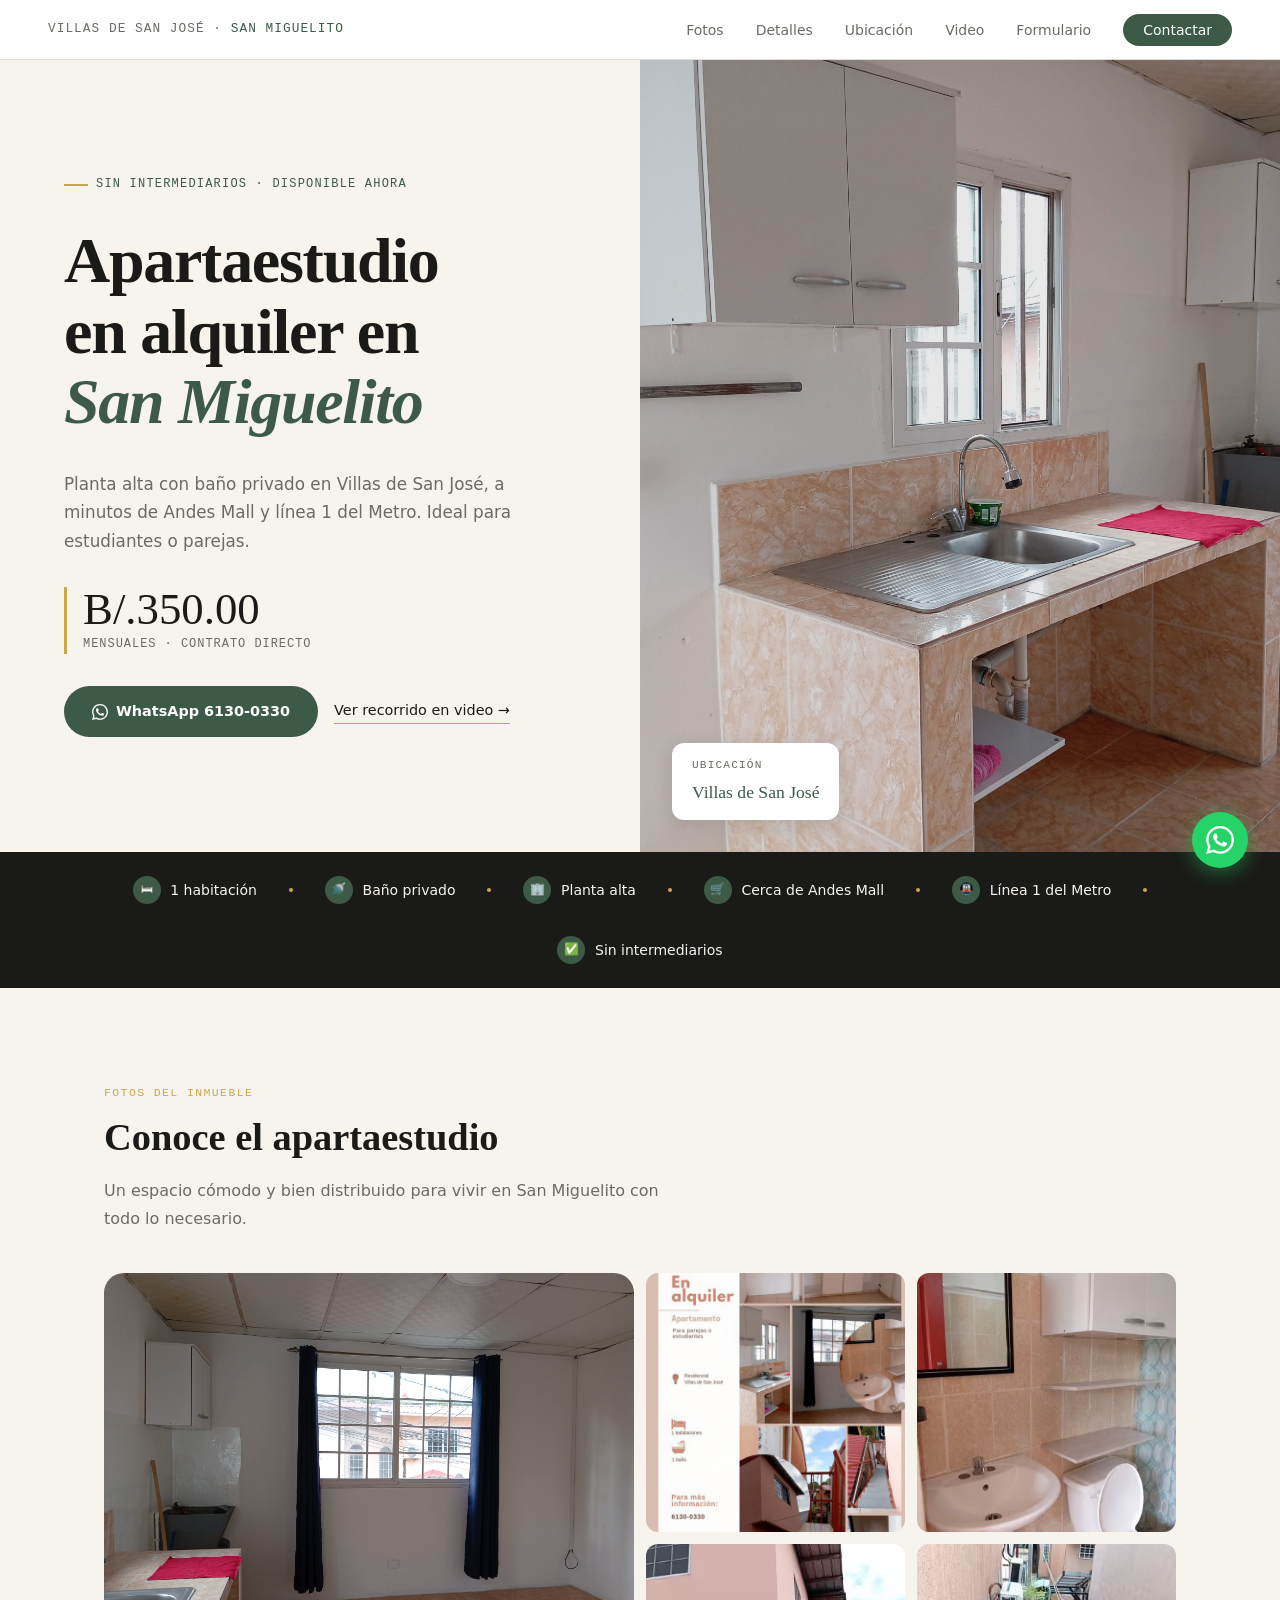
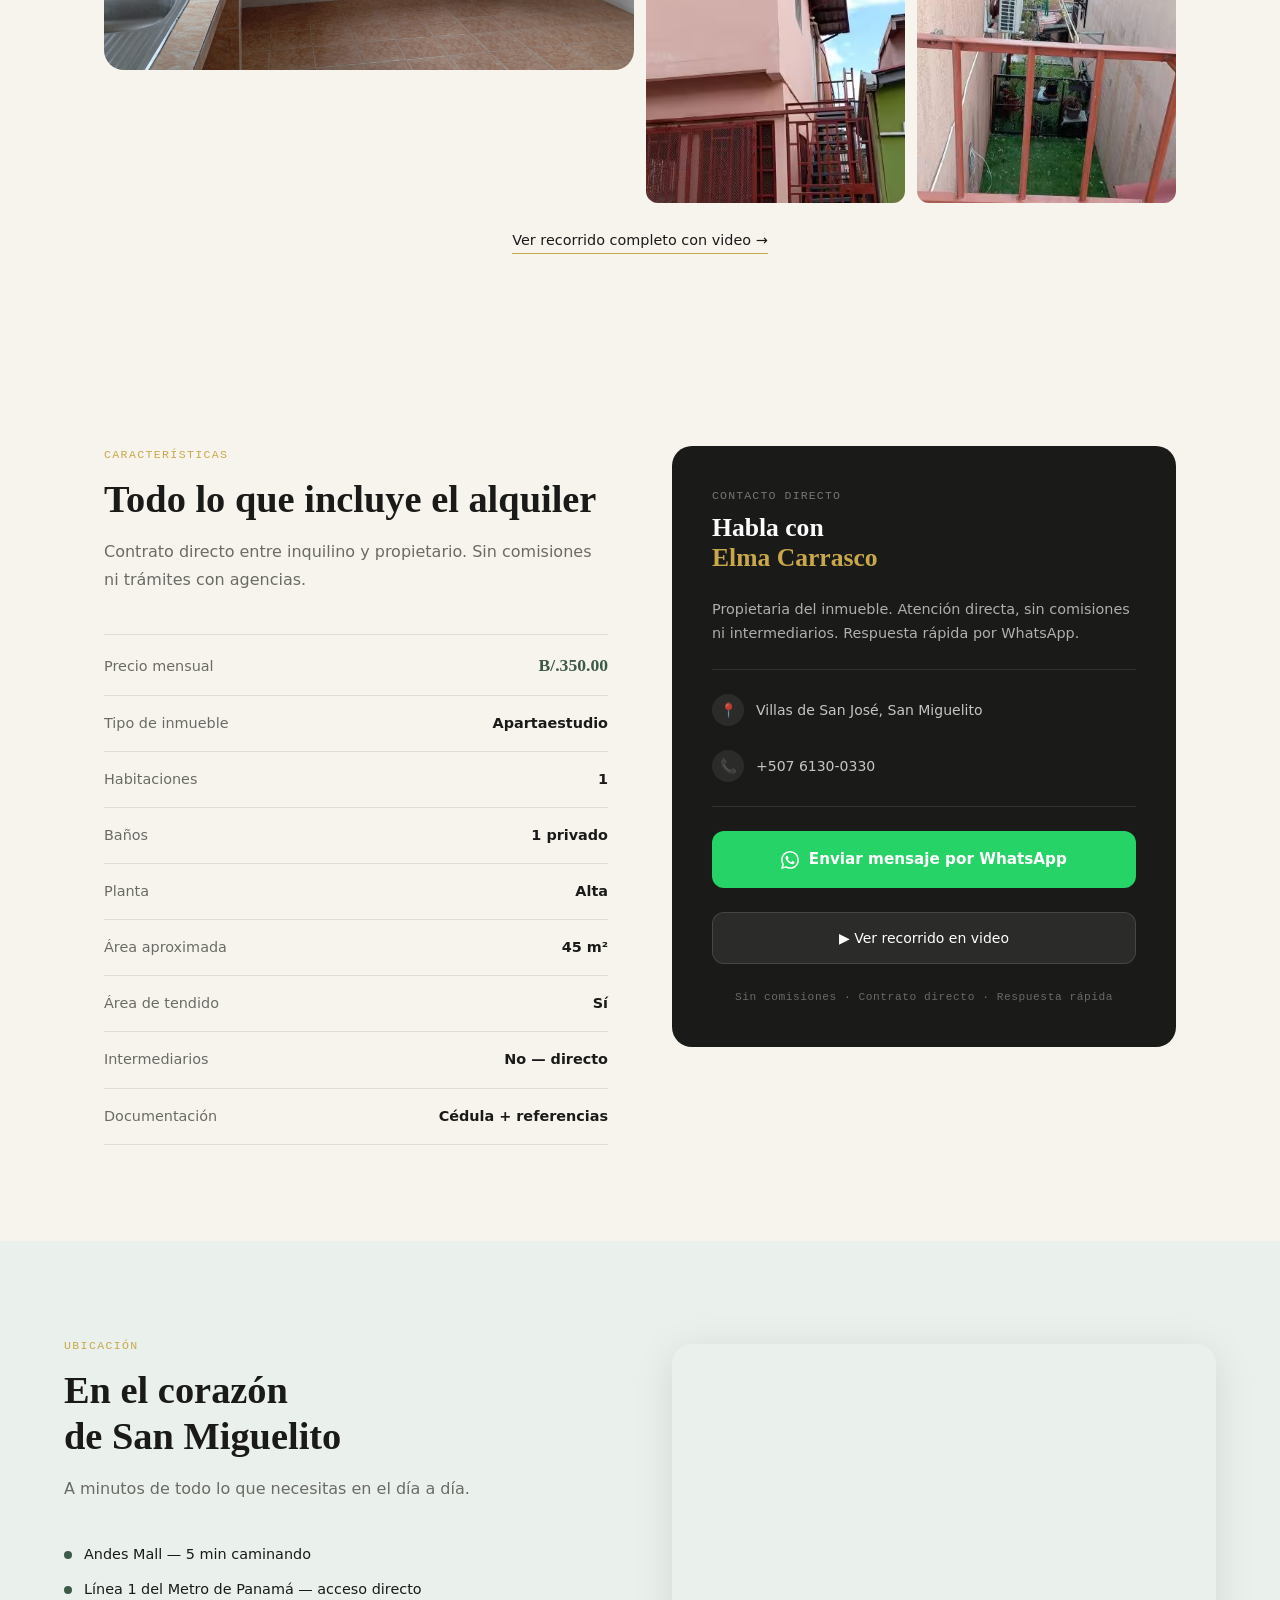
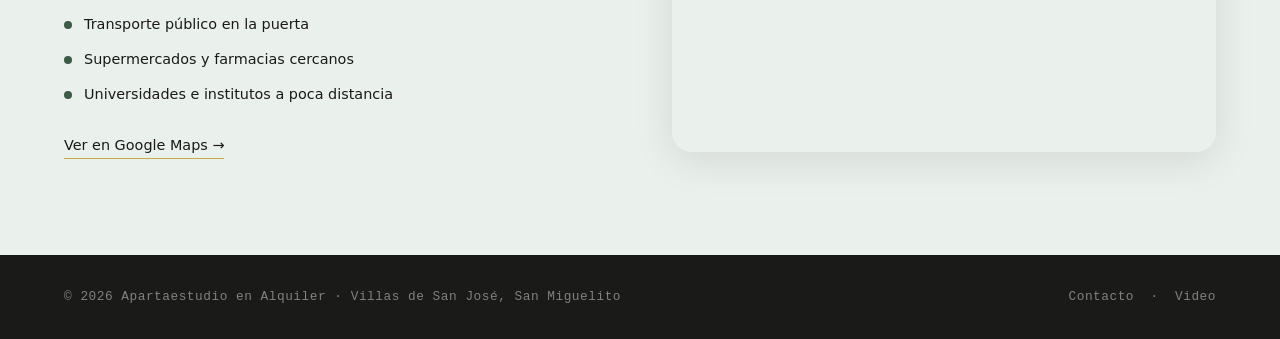
<file: index.html>
<!DOCTYPE html>
<html lang="es">
<head>
    <meta charset="utf-8" />
    <meta name="viewport" content="width=device-width, initial-scale=1" />
    <title>
      Apartaestudio en alquiler en San Miguelito, Panamá | B/.350/mes
    </title>

    <link
      rel="preconnect"
      href="https://www.apartamentodealquiler.shop/public/css/main.css"
    />
    <!-- "mainEntity": { "@id": "https://www.apartamentodealquiler.shop/#listing" }, -->

    <script type="application/ld+json" data-cfasync="false">
    {
      "@context": "https://schema.org",
      "@graph": [
        {
          "@type": "Product",
          "@id": "https://www.apartamentodealquiler.shop/#listing",
          "name": "Apartaestudio en alquiler en San Miguelito, Panamá — B/.350/mes",
          "description": "Alquila un apartaestudio económico en Villas de San José, San Miguelito. Baño privado, planta alta, cerca de Andes Mall. Ideal para estudiantes o parejas. Sin intermediarios. Contáctanos hoy.",
          "identifier": {
            "@type": "PropertyValue",
            "name": "ID de propiedad",
            "value": "APT-VSJ-2026-001"
          },
          "image": [
            { "@id": "https://www.apartamentodealquiler.shop/#img1" },
            { "@id": "https://www.apartamentodealquiler.shop/#img2" },
            { "@id": "https://www.apartamentodealquiler.shop/#img3" }
          ],
          "offers": {
            "@type": "Offer",
            "@id": "https://www.apartamentodealquiler.shop/#offer",
            "name": "Alquiler mensual apartaestudio",
            "price": 350,
            "priceCurrency": "USD",
            "priceSpecification": {
              "@type": "UnitPriceSpecification",
              "price": 350,
              "priceCurrency": "USD",
              "unitCode": "MON",
              "unitText": "mes"
            },
            "availability": "https://schema.org/InStock",
            "url": "https://www.apartamentodealquiler.shop/",
            "seller": { "@id": "https://www.apartamentodealquiler.shop/#owner" }
          }
        },
        {
          "@type": "Apartment",
          "@id": "https://www.apartamentodealquiler.shop/#apartment",
          "name": "Apartaestudio en alquiler en San Miguelito, Panamá — B/.350/mes",
          "description": "Alquila un apartaestudio económico en Villas de San José, San Miguelito. Baño privado, planta alta, cerca de Andes Mall. Ideal para estudiantes o parejas. Sin intermediarios. Contáctanos hoy.",
          "numberOfRooms": 1,
          "numberOfBedrooms": 1,
          "numberOfBathroomsTotal": 1,
          "telephone": "+507-6130-0330",
          "petsAllowed": false,
          "smokingAllowed": false,
          "address": {
            "@type": "PostalAddress",
            "streetAddress": "Villas de San José, San Miguelito",
            "addressLocality": "Ciudad de Panamá",
            "addressRegion": "Panamá",
            "addressCountry": "PA"
          },
          "geo": {
            "@type": "GeoCoordinates",
            "latitude": 9.05106,
            "longitude": -79.50459
          },
          "floorSize": {
            "@type": "QuantitativeValue",
            "value": 45,
            "unitCode": "MTK"
          },
          "amenityFeature": [
            {
              "@type": "LocationFeatureSpecification",
              "name": "Baño privado",
              "value": true
            },
            {
              "@type": "LocationFeatureSpecification",
              "name": "Planta alta",
              "value": true
            }
          ],
          "additionalProperty": [
            {
              "@type": "PropertyValue",
              "name": "Piso",
              "value": 1
            },
            {
              "@type": "PropertyValue",
              "name": "Duración mínima de contrato",
              "value": "1 mes"
            }
          ]
        },
        {
          "@type": "ItemList",
          "@id": "https://www.apartamentodealquiler.shop/#sitelist",
          "name": "Páginas del sitio — Apartaestudio en alquiler",
          "itemListElement": [
            {
              "@type": "ListItem",
              "position": 1,
              "url": "https://www.apartamentodealquiler.shop/"
            },
            {
              "@type": "ListItem",
              "position": 2,
              "url": "https://www.apartamentodealquiler.shop/pages/video.html"
            },
            {
              "@type": "ListItem",
              "position": 3,
              "url": "https://www.apartamentodealquiler.shop/pages/contacto.html"
            }
          ]
        },
        {
          "@type": "ImageObject",
          "@id": "https://www.apartamentodealquiler.shop/#img1",
          "url": "https://www.apartamentodealquiler.shop/public/img/hr/alquiler_apartaestudio_economico_en_panama.jpg",
          "contentUrl": "https://www.apartamentodealquiler.shop/public/img/hr/alquiler_apartaestudio_economico_en_panama.jpg",
          "caption": "Apartaestudio en alquiler en San Miguelito, Panamá",
          "creditText": "ch30",
          "creator": { "@id": "https://www.apartamentodealquiler.shop/#owner" },
          "copyrightNotice": "© 2026 Apartaestudio en Alquiler. Todos los derechos reservados.",
          "license": "https://creativecommons.org/licenses/by-nc-nd/4.0/",
          "acquireLicensePage": "https://www.apartamentodealquiler.shop/pages/contacto.html"
        },
        {
          "@type": "ImageObject",
          "@id": "https://www.apartamentodealquiler.shop/#img2",
          "url": "https://www.apartamentodealquiler.shop/public/img/hr/alquiler_apartaestudio_350_mensuales.jpg",
          "contentUrl": "https://www.apartamentodealquiler.shop/public/img/hr/alquiler_apartaestudio_350_mensuales.jpg",
          "caption": "Apartaestudio en alquiler a B/.350 mensuales",
          "creditText": "ch30",
          "creator": { "@id": "https://www.apartamentodealquiler.shop/#owner" },
          "copyrightNotice": "© 2026 Apartaestudio en Alquiler. Todos los derechos reservados.",
          "license": "https://creativecommons.org/licenses/by-nc-nd/4.0/",
          "acquireLicensePage": "https://www.apartamentodealquiler.shop/pages/contacto.html"
        },
        {
          "@type": "ImageObject",
          "@id": "https://www.apartamentodealquiler.shop/#img3",
          "url": "https://www.apartamentodealquiler.shop/public/img/hr/banner_apartamento_en_alquiler.jpg",
          "contentUrl": "https://www.apartamentodealquiler.shop/public/img/hr/banner_apartamento_en_alquiler.jpg",
          "caption": "Apartaestudio económico en alquiler en Panamá",
          "creditText": "ch30",
          "creator": { "@id": "https://www.apartamentodealquiler.shop/#owner" },
          "copyrightNotice": "© 2026 Apartaestudio en Alquiler. Todos los derechos reservados.",
          "license": "https://creativecommons.org/licenses/by-nc-nd/4.0/",
          "acquireLicensePage": "https://www.apartamentodealquiler.shop/pages/contacto.html"
        },
        {
          "@type": "WebSite",
          "@id": "https://www.apartamentodealquiler.shop/#website",
          "url": "https://www.apartamentodealquiler.shop/",
          "name": "Apartamento de Alquiler en Panamá",
          "inLanguage": "es",
          "publisher": { "@id": "https://www.apartamentodealquiler.shop/#owner" }
        },
        {
          "@type": "WebPage",
          "@id": "https://www.apartamentodealquiler.shop/#webpage",
          "url": "https://www.apartamentodealquiler.shop/",
          "name": "Apartaestudio en alquiler en San Miguelito, Panamá | B/.350/mes",
          "breadcrumb": {
            "@type": "BreadcrumbList",
            "itemListElement": [
              { "@type": "ListItem", "position": 1, "name": "Inicio", "item": "https://www.apartamentodealquiler.shop/" }
            ]
          },
          "isPartOf": { "@id": "https://www.apartamentodealquiler.shop/#website" },
          "primaryImageOfPage": { "@id": "https://www.apartamentodealquiler.shop/#img1" },
          "inLanguage": "es",
          "datePublished": "2026-06-15T00:00:00-05:00",
          "dateModified": "2026-09-09T21:00:00-05:00",
          "about": { "@id": "https://www.apartamentodealquiler.shop/#apartment" }
        },
        {
          "@type": "WebPage",
          "@id": "https://www.apartamentodealquiler.shop/#contacto",
          "url": "https://www.apartamentodealquiler.shop/pages/contacto.html",
          "name": "Contacto | Apartaestudio en alquiler en San Miguelito, Panamá | B/.350/mes",
          "breadcrumb": {
            "@type": "BreadcrumbList",
            "itemListElement": [
              { "@type": "ListItem", "position": 1, "name": "Inicio", "item": "https://www.apartamentodealquiler.shop/" },
              { "@type": "ListItem", "position": 2, "name": "Contacto", "item": "https://www.apartamentodealquiler.shop/pages/contacto.html" }
            ]
          },
          "isPartOf": { "@id": "https://www.apartamentodealquiler.shop/#website" },
          "inLanguage": "es",
          "datePublished": "2026-06-15T00:00:00-05:00",
          "dateModified": "2026-09-09T21:00:00-05:00",
          "about": { "@id": "https://www.apartamentodealquiler.shop/#apartment" }
        },
        {
          "@type": "WebPage",
          "@id": "https://www.apartamentodealquiler.shop/#video-page",
          "url": "https://www.apartamentodealquiler.shop/pages/video.html",
          "name": "Recorrido virtual | Apartaestudio en alquiler en San Miguelito, Panamá | B/.350/mes",
          "breadcrumb": {
            "@type": "BreadcrumbList",
            "itemListElement": [
              { "@type": "ListItem", "position": 1, "name": "Inicio", "item": "https://www.apartamentodealquiler.shop/" },
              { "@type": "ListItem", "position": 2, "name": "Video", "item": "https://www.apartamentodealquiler.shop/pages/video.html" }
            ]
          },
          "isPartOf": { "@id": "https://www.apartamentodealquiler.shop/#website" },
          "inLanguage": "es",
          "datePublished": "2026-05-05T00:00:00-05:00",
          "dateModified": "2026-09-09T21:00:00-05:00",
          "about": { "@id": "https://www.apartamentodealquiler.shop/#apartment" }
        },
        {
          "@type": "Person",
          "@id": "https://www.apartamentodealquiler.shop/#owner",
          "name": "Elma J. C.",
          "telephone": "+507-6130-0330",
          "url": "https://www.apartamentodealquiler.shop/pages/contacto.html"
        }
      ]
    }
    </script>


    <link rel="stylesheet" type="text/css" href="public/css/main.css" />

    <link
      rel="preload"
      href="/public/img/banner_apartamento_en_alquiler.avif"
      as="image"
      type="image/avif"
      fetchpriority="high"
    />

    <script
      type="text/javascript"
      src="public/scripts/counts.js"
      defer
    ></script>

    <meta name="msvalidate.01" content="5C98FEAB6C8A0220CAB92559DA620E97" />
    <meta name="title" content="Apartamento tipo estudio" />
    <meta
      name="description"
      content="Alquila apartaestudio económico en Villas de San José, San Miguelito. Planta alta, cerca de Andes Mall. Ideal para estudiantes o parejas. Sin intermediarios."
    />
    <meta
      name="keywords"
      content="Apartamento en alquiler sin intermediarios en San Miguelito, apartaestudio en alquiler 350 mensual en Panamá, apartamento para estudiantes en Panamá barato, apartamento para universitarios en Panamá,  350 mensuales"
    />
    <meta name="robots" content="index, follow" />
    <meta name="googlebot" content="index, follow" />
    <meta name="bingbot" content="index, follow" />
    <meta name="yandex" content="index, follow" />
    <meta
      property="og:title"
      content="Apartaestudio en alquiler en San Miguelito, Panamá | B/.350/mes"
    />
    <meta
      property="og:description"
      content="Apartaestudio en Villas de San José, San Miguelito. Baño privado, planta alta, cerca de Andes Mall. Ideal para estudiantes o parejas. Solo B/.350 al mes."
    />
    <meta property="og:url" content="https://www.apartamentodealquiler.shop/" />
    <meta
      property="og:site_name"
      content="Apartaestudio en alquiler en Panamá"
    />
    <meta property="og:type" content="website" />
    <meta
      property="og:image"
      content="https://www.apartamentodealquiler.shop/public/img/og-image-apartaestudio-watermark.jpg"
    />
    <meta property="og:image:width" content="1200" />
    <meta property="og:image:height" content="630" />
    <meta
      property="og:image:alt"
      content="Apartaestudio en alquiler $350 mensuales — Panamá"
    />

    <meta name="twitter:card" content="summary_large_image" />
    <meta name="twitter:url" content="https://www.apartamentodealquiler.shop/" />
    <!-- <meta name="twitter:site" content="@" /> -->
    <meta
      name="twitter:title"
      content="Apartaestudio en alquiler en San Miguelito, Panamá | B/.350/mes"
    />
    <meta
      name="twitter:description"
      content="Apartaestudio en Villas de San José, San Miguelito. Baño privado, planta alta, cerca de Andes Mall. Ideal para estudiantes o parejas. Solo B/.350 al mes."
    />

    <meta
      name="twitter:image"
      content="https://www.apartamentodealquiler.shop/public/img/og-image-apartaestudio-watermark.jpg"
    />
    
    <meta property="og:locale" content="es_LA" />

    <link rel="canonical" href="https://www.apartamentodealquiler.shop/" />

    <link
      rel="apple-touch-icon"
      sizes="180x180"
      href="/favicons/apple-touch-icon.png"
    />
    <link
      rel="icon"
      type="image/png"
      sizes="32x32"
      href="/favicons/favicon-32x32.png"
    />
    <link
      rel="icon"
      type="image/png"
      sizes="16x16"
      href="/favicons/favicon-16x16.png"
    />
    <link rel="shortcut icon" type="image/x-icon" href="/favicon.ico" />

    <meta name="msapplication-TileColor" content="#fafafa" />
    <meta
      name="msapplication-TileImage"
      content="/favicons/android-chrome-192x192.png"
    />
    <!-- <meta name="msapplication-config" content="none"> -->
    <meta name="theme-color" content="#fafafa" />
    <link rel="manifest" href="/manifest.json" />
    <link rel="manifest" href="/site.webmanifest" />

<!--     <meta
      property="og:video"
      content="https://www.youtube.com/embed/T14bgExyr6Q"
    /> -->
    
</head>
<body>

  <!-- NAV -->
  <nav>
    <a class="nav-brand" href="/">Villas de San José · <span>San Miguelito</span></a>
    <ul class="nav-links">
      <li><a href="#fotos">Fotos</a></li>
      <li><a href="#detalles">Detalles</a></li>
      <li><a href="#ubicacion">Ubicación</a></li>
      <li><a href="pages/video.html">Video</a></li>
      <li><a href="pages/contacto.html">Formulario</a></li>
      <li><a href="https://wa.me/50761300330?text=Hola%20estoy%20interesado%20en%20el%20apartaestudio." class="nav-cta" target="_blank" rel="noopener">Contactar</a></li>
    </ul>
  </nav>

  <!-- HERO -->
  <section class="hero">
    <div class="hero-content">
      <span class="hero-eyebrow">Sin intermediarios · Disponible ahora</span>
      <h1 class="hero-title">
        Apartaestudio<br>en alquiler en<br><em>San Miguelito</em>
      </h1>
      <p class="hero-desc">
        Planta alta con baño privado en Villas de San José, a minutos de Andes Mall y línea 1 del Metro. Ideal para estudiantes o parejas.
      </p>
      <div class="hero-price-block">
        <span class="hero-price">B/.350.00</span>
        <span class="hero-price-label">mensuales · contrato directo</span>
      </div>
      <div class="hero-actions">
        <a href="https://wa.me/50761300330?text=Hola%20estoy%20interesado%20en%20el%20apartaestudio." class="btn-primary" target="_blank" rel="noopener">
          <svg width="16" height="16" viewBox="0 0 24 24" fill="currentColor"><path d="M17.472 14.382c-.297-.149-1.758-.867-2.03-.967-.273-.099-.471-.148-.67.15-.197.297-.767.966-.94 1.164-.173.199-.347.223-.644.075-.297-.15-1.255-.463-2.39-1.475-.883-.788-1.48-1.761-1.653-2.059-.173-.297-.018-.458.13-.606.134-.133.298-.347.446-.52.149-.174.198-.298.298-.497.099-.198.05-.371-.025-.52-.075-.149-.669-1.612-.916-2.207-.242-.579-.487-.5-.669-.51-.173-.008-.371-.01-.57-.01-.198 0-.52.074-.792.372-.272.297-1.04 1.016-1.04 2.479 0 1.462 1.065 2.875 1.213 3.074.149.198 2.096 3.2 5.077 4.487.709.306 1.262.489 1.694.625.712.227 1.36.195 1.871.118.571-.085 1.758-.719 2.006-1.413.248-.694.248-1.289.173-1.413-.074-.124-.272-.198-.57-.347m-5.421 7.403h-.004a9.87 9.87 0 01-5.031-1.378l-.361-.214-3.741.982.998-3.648-.235-.374a9.86 9.86 0 01-1.51-5.26c.001-5.45 4.436-9.884 9.888-9.884 2.64 0 5.122 1.03 6.988 2.898a9.825 9.825 0 012.893 6.994c-.003 5.45-4.437 9.884-9.885 9.884m8.413-18.297A11.815 11.815 0 0012.05 0C5.495 0 .16 5.335.157 11.892c0 2.096.547 4.142 1.588 5.945L.057 24l6.305-1.654a11.882 11.882 0 005.683 1.448h.005c6.554 0 11.89-5.335 11.893-11.893a11.821 11.821 0 00-3.48-8.413z"/></svg>
          WhatsApp 6130-0330
        </a>
        <a href="pages/video.html" class="btn-secondary">
          Ver recorrido en video →
        </a>
      </div>
    </div>
    <div class="hero-image">
      <img src="public/img/alquiler_apartaestudio_economico_en_panama.jpg" alt="Apartaestudio en alquiler en San Miguelito, Panamá" loading="eager">
      <div class="hero-badge">
        <span class="hero-badge-label">Ubicación</span>
        <span class="hero-badge-value">Villas de San José</span>
      </div>
    </div>
  </section>

  <!-- FEATURES STRIP -->
  <div class="features-strip">
    <div class="feature-item">
      <div class="feature-icon">🛏</div>
      <span>1 habitación</span>
    </div>
    <div class="feature-dot"></div>
    <div class="feature-item">
      <div class="feature-icon">🚿</div>
      <span>Baño privado</span>
    </div>
    <div class="feature-dot"></div>
    <div class="feature-item">
      <div class="feature-icon">🏢</div>
      <span>Planta alta</span>
    </div>
    <div class="feature-dot"></div>
    <div class="feature-item">
      <div class="feature-icon">🛒</div>
      <span>Cerca de Andes Mall</span>
    </div>
    <div class="feature-dot"></div>
    <div class="feature-item">
      <div class="feature-icon">🚇</div>
      <span>Línea 1 del Metro</span>
    </div>
    <div class="feature-dot"></div>
    <div class="feature-item">
      <div class="feature-icon">✅</div>
      <span>Sin intermediarios</span>
    </div>
  </div>

  <!-- GALLERY -->
  <div class="section" id="fotos">
    <p class="section-eyebrow">Fotos del inmueble</p>
    <h2 class="section-title">Conoce el apartaestudio</h2>
    <p class="section-lead">Un espacio cómodo y bien distribuido para vivir en San Miguelito con todo lo necesario.</p>
    <div class="gallery-grid">
      <div class="g-main">
        <img src="public/img/alquiler_apartaestudio_350_mensuales.jpg" alt="Interior del apartaestudio en San Miguelito" loading="lazy">
      </div>
      <div class="g-sm">
        <img src="public/img/hr/banner_apartamento_en_alquiler.jpg" alt="Habitación del apartaestudio" loading="lazy">
      </div>
      <div class="g-sm">
        <img src="public/img/apartamento_en_alquiler_bano.avif" alt="Baño privado del apartaestudio" loading="lazy">
      </div>
      <div class="g-sm">
        <img src="public/img/apartaestudio_un_bano_un_dormitorio.avif" alt="Vista del apartaestudio, un dormitorio un baño" loading="lazy">
      </div>
      <div class="g-sm">
        <img src="public/img/alquiler_de_apartaestudio_con_area_de_tendido.avif" alt="Área de tendido del apartaestudio" loading="lazy">
      </div>
    </div>
    <div class="gallery-more">
      <a href="pages/video.html" class="btn-secondary">Ver recorrido completo con video →</a>
    </div>
  </div>

  <!-- DETAILS + CONTACT -->
  <div class="section" id="detalles">
    <div class="details-layout">
      <div>
        <p class="section-eyebrow">Características</p>
        <h2 class="section-title">Todo lo que incluye el alquiler</h2>
        <p class="section-lead">Contrato directo entre inquilino y propietario. Sin comisiones ni trámites con agencias.</p>
        <ul class="details-list">
          <li>
            <span class="detail-key">Precio mensual</span>
            <span class="detail-val highlight">B/.350.00</span>
          </li>
          <li>
            <span class="detail-key">Tipo de inmueble</span>
            <span class="detail-val">Apartaestudio</span>
          </li>
          <li>
            <span class="detail-key">Habitaciones</span>
            <span class="detail-val">1</span>
          </li>
          <li>
            <span class="detail-key">Baños</span>
            <span class="detail-val">1 privado</span>
          </li>
          <li>
            <span class="detail-key">Planta</span>
            <span class="detail-val">Alta</span>
          </li>
          <li>
            <span class="detail-key">Área aproximada</span>
            <span class="detail-val">45 m²</span>
          </li>
          <li>
            <span class="detail-key">Área de tendido</span>
            <span class="detail-val">Sí</span>
          </li>
          <!-- <li>
            <span class="detail-key">Mascotas</span>
            <span class="detail-val">Permitidas</span>
          </li> -->
          <li>
            <span class="detail-key">Intermediarios</span>
            <span class="detail-val">No — directo</span>
          </li>
          <li>
            <span class="detail-key">Documentación</span>
            <span class="detail-val">Cédula + referencias</span>
          </li>
        </ul>
      </div>

      <div>
        <div class="contact-card">
          <div>
            <p style="font-family:var(--mono);font-size:0.72rem;color:rgba(255,255,255,0.4);letter-spacing:0.1em;text-transform:uppercase;margin-bottom:0.5rem;">Contacto directo</p>
            <h3 class="contact-card-title">Habla con<br><span>Elma Carrasco</span></h3>
          </div>
          <p>Propietaria del inmueble. Atención directa, sin comisiones ni intermediarios. Respuesta rápida por WhatsApp.</p>
          <div class="contact-divider"></div>
          <div class="contact-info-row">
            <div class="contact-info-icon">📍</div>
            <span>Villas de San José, San Miguelito</span>
          </div>
          <div class="contact-info-row">
            <div class="contact-info-icon">📞</div>
            <span>+507 6130-0330</span>
          </div>
          <div class="contact-divider"></div>
          <a href="https://wa.me/50761300330?text=Hola%20estoy%20interesado%20en%20el%20apartaestudio." class="btn-whatsapp" target="_blank" rel="noopener">
            <svg width="18" height="18" viewBox="0 0 24 24" fill="currentColor"><path d="M17.472 14.382c-.297-.149-1.758-.867-2.03-.967-.273-.099-.471-.148-.67.15-.197.297-.767.966-.94 1.164-.173.199-.347.223-.644.075-.297-.15-1.255-.463-2.39-1.475-.883-.788-1.48-1.761-1.653-2.059-.173-.297-.018-.458.13-.606.134-.133.298-.347.446-.52.149-.174.198-.298.298-.497.099-.198.05-.371-.025-.52-.075-.149-.669-1.612-.916-2.207-.242-.579-.487-.5-.669-.51-.173-.008-.371-.01-.57-.01-.198 0-.52.074-.792.372-.272.297-1.04 1.016-1.04 2.479 0 1.462 1.065 2.875 1.213 3.074.149.198 2.096 3.2 5.077 4.487.709.306 1.262.489 1.694.625.712.227 1.36.195 1.871.118.571-.085 1.758-.719 2.006-1.413.248-.694.248-1.289.173-1.413-.074-.124-.272-.198-.57-.347m-5.421 7.403h-.004a9.87 9.87 0 01-5.031-1.378l-.361-.214-3.741.982.998-3.648-.235-.374a9.86 9.86 0 01-1.51-5.26c.001-5.45 4.436-9.884 9.888-9.884 2.64 0 5.122 1.03 6.988 2.898a9.825 9.825 0 012.893 6.994c-.003 5.45-4.437 9.884-9.885 9.884m8.413-18.297A11.815 11.815 0 0012.05 0C5.495 0 .16 5.335.157 11.892c0 2.096.547 4.142 1.588 5.945L.057 24l6.305-1.654a11.882 11.882 0 005.683 1.448h.005c6.554 0 11.89-5.335 11.893-11.893a11.821 11.821 0 00-3.48-8.413z"/></svg>
            Enviar mensaje por WhatsApp
          </a>
          <a href="pages/video.html" class="btn-video">
            ▶ Ver recorrido en video
          </a>
          <p class="contact-note">Sin comisiones · Contrato directo · Respuesta rápida</p>
        </div>
      </div>
    </div>
  </div>

  <!-- LOCATION -->
  <section class="location-section" id="ubicacion">
    <div class="location-inner">
      <div>
        <p class="section-eyebrow">Ubicación</p>
        <h2 class="section-title">En el corazón<br>de San Miguelito</h2>
        <p class="section-lead">A minutos de todo lo que necesitas en el día a día.</p>
        <ul class="nearby-list">
          <li><span class="nearby-dot"></span>Andes Mall — 5 min caminando</li>
          <li><span class="nearby-dot"></span>Línea 1 del Metro de Panamá — acceso directo</li>
          <li><span class="nearby-dot"></span>Transporte público en la puerta</li>
          <li><span class="nearby-dot"></span>Supermercados y farmacias cercanos</li>
          <li><span class="nearby-dot"></span>Universidades e institutos a poca distancia</li>
        </ul>
        <br>
        <a href="https://maps.app.goo.gl/UdYQifTvUvig7oxQ7" class="btn-secondary" target="_blank" rel="noopener">
          Ver en Google Maps →
        </a>
      </div>
      <div class="location-map-wrap">
        <iframe
          src="https://www.google.com/maps/embed?pb=!1m18!1m12!1m3!1d3940.4!2d-79.50459!3d9.05106!2m3!1f0!2f0!3f0!3m2!1i1024!2i768!4f13.1!3m3!1m2!1s0x0%3A0x0!2zOcKwMDMnMDMuOCJOIDc5wrAzMCcxNi41Ilc!5e0!3m2!1ses!2spa!4v1"
          allowfullscreen=""
          loading="lazy"
          referrerpolicy="no-referrer-when-downgrade"
          title="Ubicación del apartaestudio en Villas de San José, San Miguelito">
        </iframe>
      </div>
    </div>
  </section>

  <!-- FOOTER -->
  <footer>
    <span>© 2026 Apartaestudio en Alquiler · Villas de San José, San Miguelito</span>
    <span>
      <a href="pages/contacto.html">Contacto</a> &nbsp;·&nbsp;
      <a href="pages/video.html">Video</a>
    </span>
  </footer>

  <!-- WHATSAPP FLOAT -->
  <a href="https://wa.me/50761300330?text=Hola%20estoy%20interesado%20en%20el%20apartaestudio." class="wa-float" target="_blank" rel="noopener" aria-label="Contactar por WhatsApp">
    <svg viewBox="0 0 24 24" xmlns="http://www.w3.org/2000/svg"><path d="M17.472 14.382c-.297-.149-1.758-.867-2.03-.967-.273-.099-.471-.148-.67.15-.197.297-.767.966-.94 1.164-.173.199-.347.223-.644.075-.297-.15-1.255-.463-2.39-1.475-.883-.788-1.48-1.761-1.653-2.059-.173-.297-.018-.458.13-.606.134-.133.298-.347.446-.52.149-.174.198-.298.298-.497.099-.198.05-.371-.025-.52-.075-.149-.669-1.612-.916-2.207-.242-.579-.487-.5-.669-.51-.173-.008-.371-.01-.57-.01-.198 0-.52.074-.792.372-.272.297-1.04 1.016-1.04 2.479 0 1.462 1.065 2.875 1.213 3.074.149.198 2.096 3.2 5.077 4.487.709.306 1.262.489 1.694.625.712.227 1.36.195 1.871.118.571-.085 1.758-.719 2.006-1.413.248-.694.248-1.289.173-1.413-.074-.124-.272-.198-.57-.347m-5.421 7.403h-.004a9.87 9.87 0 01-5.031-1.378l-.361-.214-3.741.982.998-3.648-.235-.374a9.86 9.86 0 01-1.51-5.26c.001-5.45 4.436-9.884 9.888-9.884 2.64 0 5.122 1.03 6.988 2.898a9.825 9.825 0 012.893 6.994c-.003 5.45-4.437 9.884-9.885 9.884m8.413-18.297A11.815 11.815 0 0012.05 0C5.495 0 .16 5.335.157 11.892c0 2.096.547 4.142 1.588 5.945L.057 24l6.305-1.654a11.882 11.882 0 005.683 1.448h.005c6.554 0 11.89-5.335 11.893-11.893a11.821 11.821 0 00-3.48-8.413z"/></svg>
  </a>

</body>
</html>
</file>
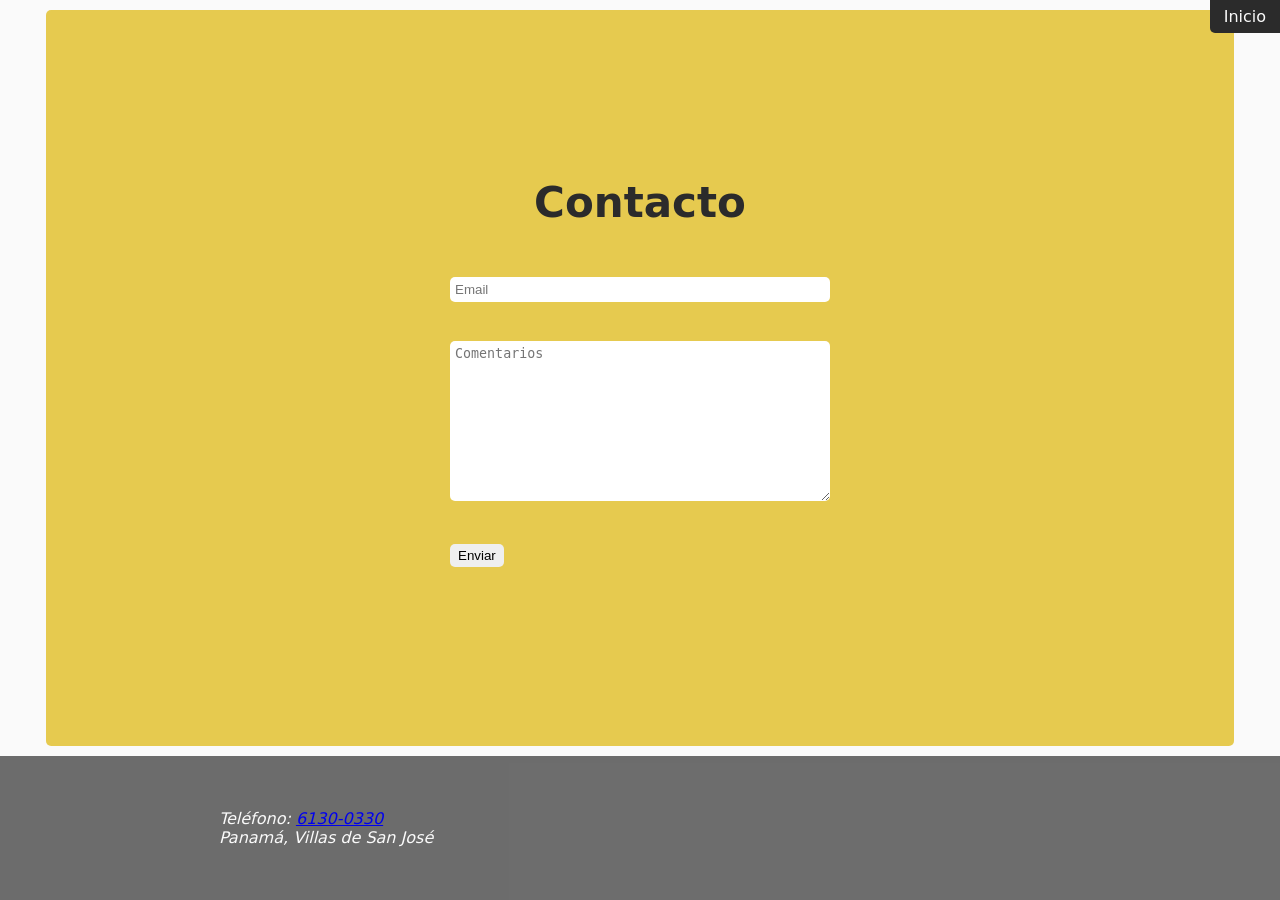
<file: contacto.html>
<!DOCTYPE html>
<html>
<head>
	<meta charset="utf-8">
	<meta name="viewport" content="width=device-width, initial-scale=1">
	<title>Contacto | Apartaestudio de alquiler</title>

	<link rel="stylesheet" type="text/css" href="public/css/contacto.css">

	<script type="text/javascript" src="public/scripts/contacto.js" defer></script>

	<meta name="title" content="Formulario | Apartamento de alquiler">
	<meta name="description" content="Formulario, deja un mensaje, o escribe al whatsapp: 6130-0330.">
	<meta name="keywords" content="Formulario, Contacto, 6130-0330, Panamá, San Miguelito">
</head>
<body>
	<div id="page">
		<a href="index.html" title="Inico">Inicio</a>
	</div>

	<div class="card-body">
		<form id="formula">
			<h1>Contacto</h1>
			<div class="form-group">
				<input type="email" name="email" class="form-control" placeholder="Email">
			</div>
		    <br>
			<div class="form-group">
				<textarea class="form-control" name="control" placeholder="Comentarios" cols="30" rows="10"></textarea>
			</div>
			<br>
			<div class="form-group">
				<button title="Enviar" type="submit" class="btn btn-primary btn-block" id="demo-form">
					Enviar
				</button>
			</div>

			<span id="msg-error"></span>
		</form>
	</div>

	<footer>
		<address>
			<p>Teléfono: <a href="https://wa.me/50761300330?text=Hola%20estoy%20interesado%20y%20deseo%20más%20información.">6130-0330</a></p>
			Panamá, Villas de San José
		</address>

		<div class="container-iframe">
			<iframe src="https://www.google.com/maps/embed?pb=!1m18!1m12!1m3!1d246.2586866810542!2d-79.50459003493307!3d9.05108447672924!2m3!1f0!2f0!3f0!3m2!1i1024!2i768!4f13.1!3m3!1m2!1s0x8fab56300cb45897%3A0xd03b990de47285cd!2sCalle%2015601b%2015601%2C%20San%20Miguelito%2C%20Provincia%20de%20Panam%C3%A1!5e0!3m2!1sen!2spa!4v1774419242727!5m2!1sen!2spa" width="200" height="100" style="border:0;" allowfullscreen="" loading="lazy" referrerpolicy="no-referrer-when-downgrade"></iframe>
		</div>
	</footer>

</body>
</html>
</file>
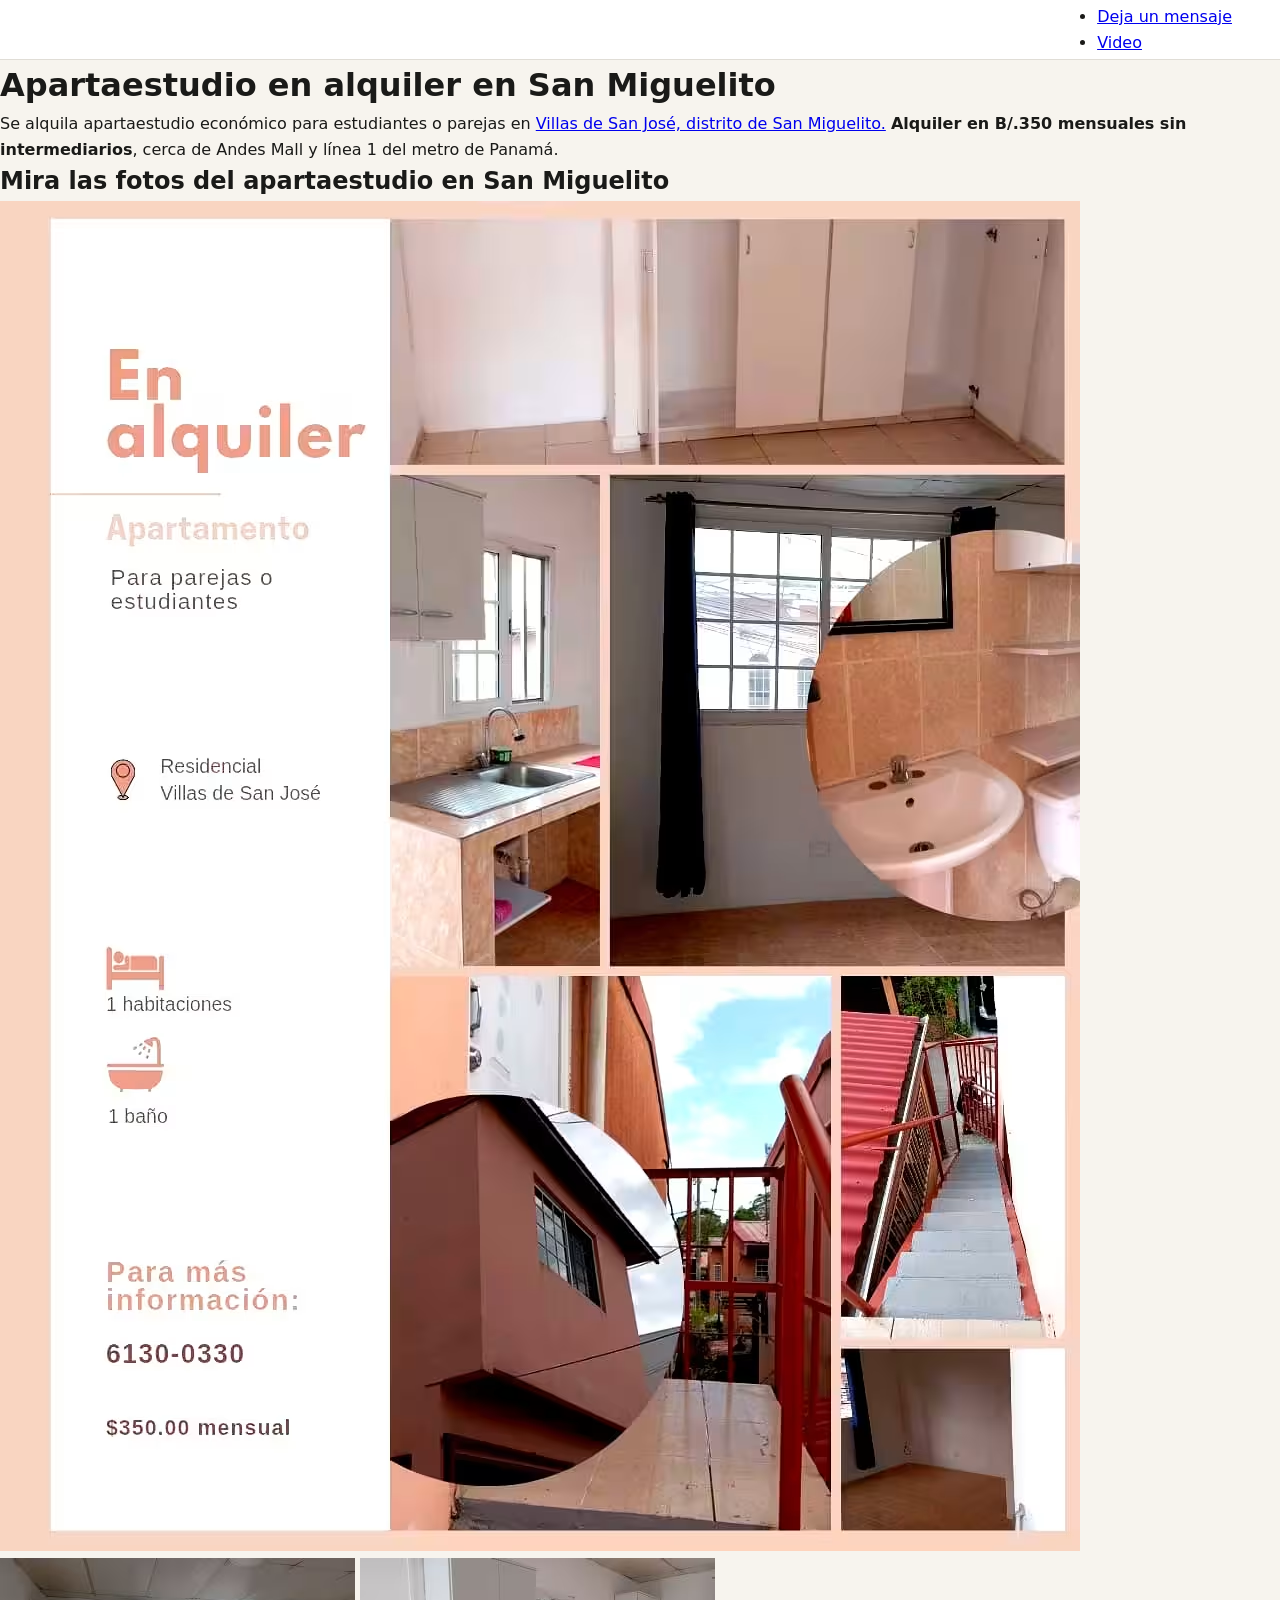
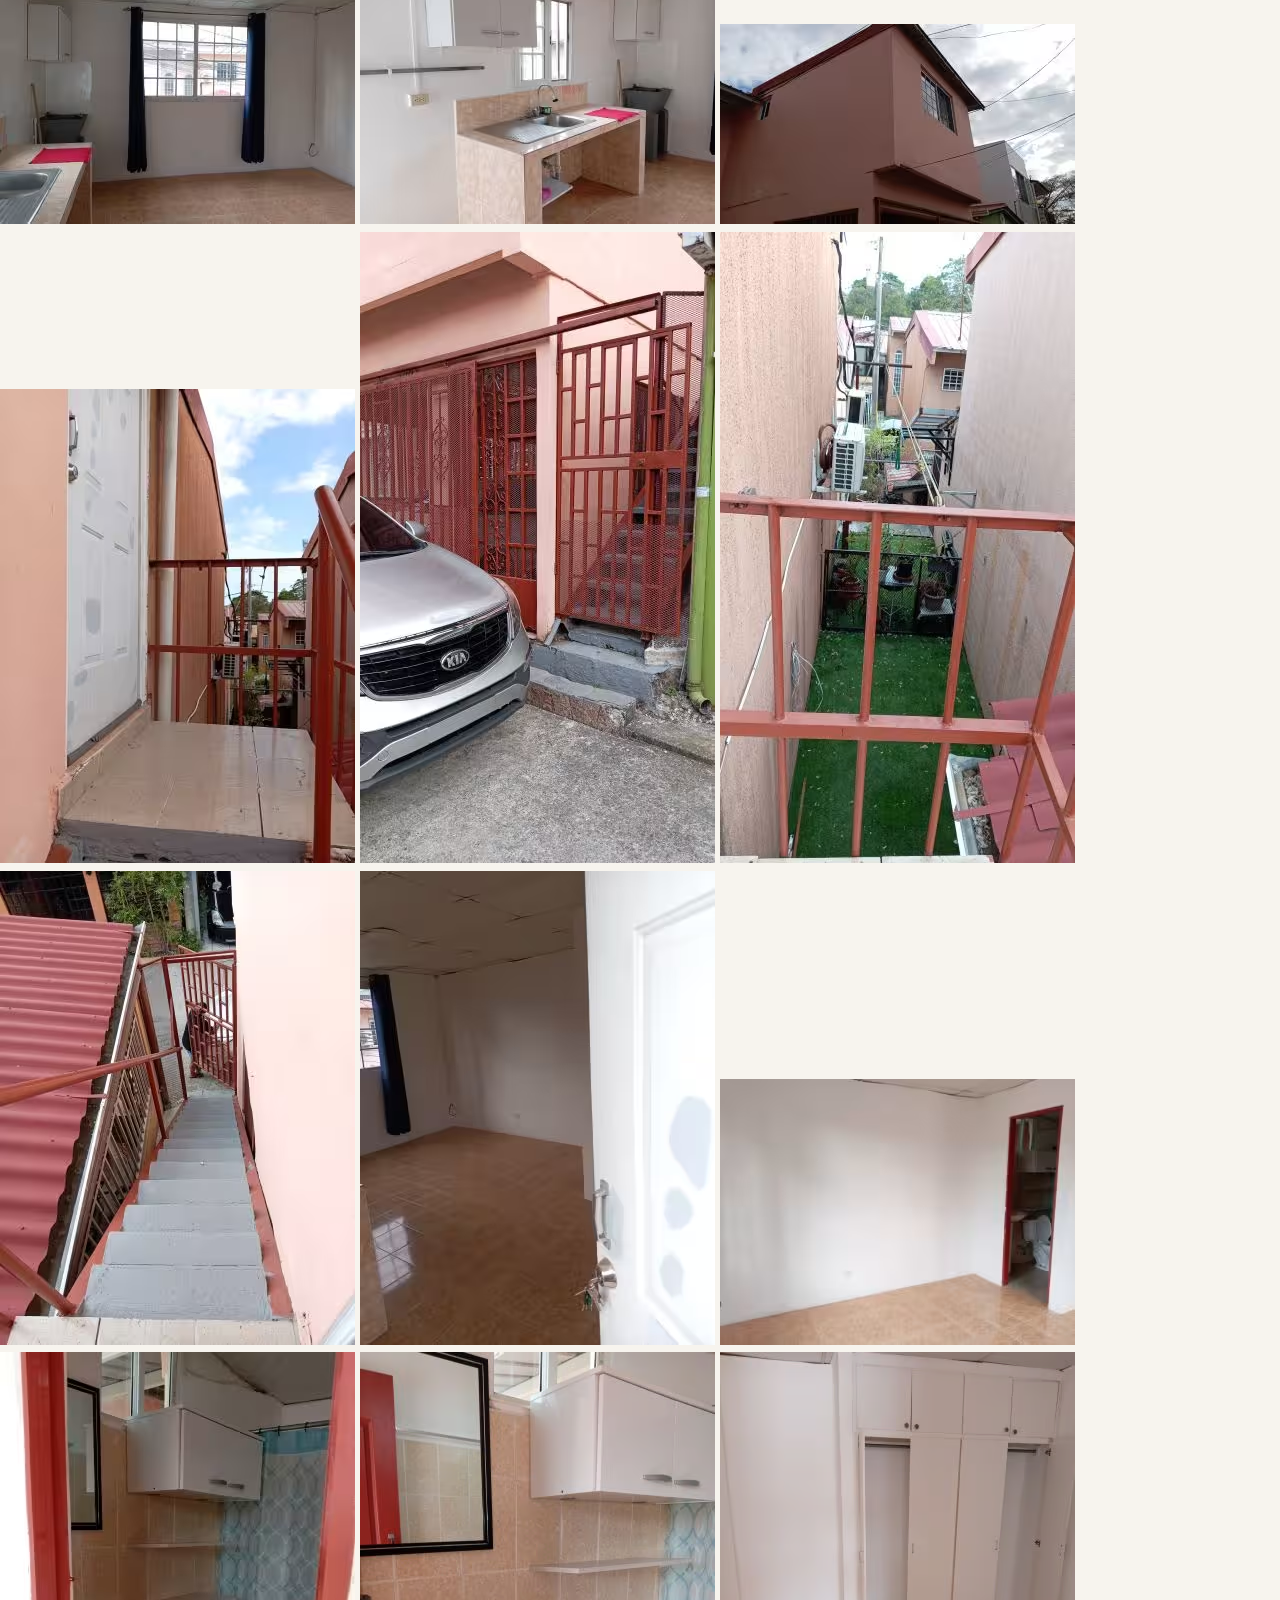
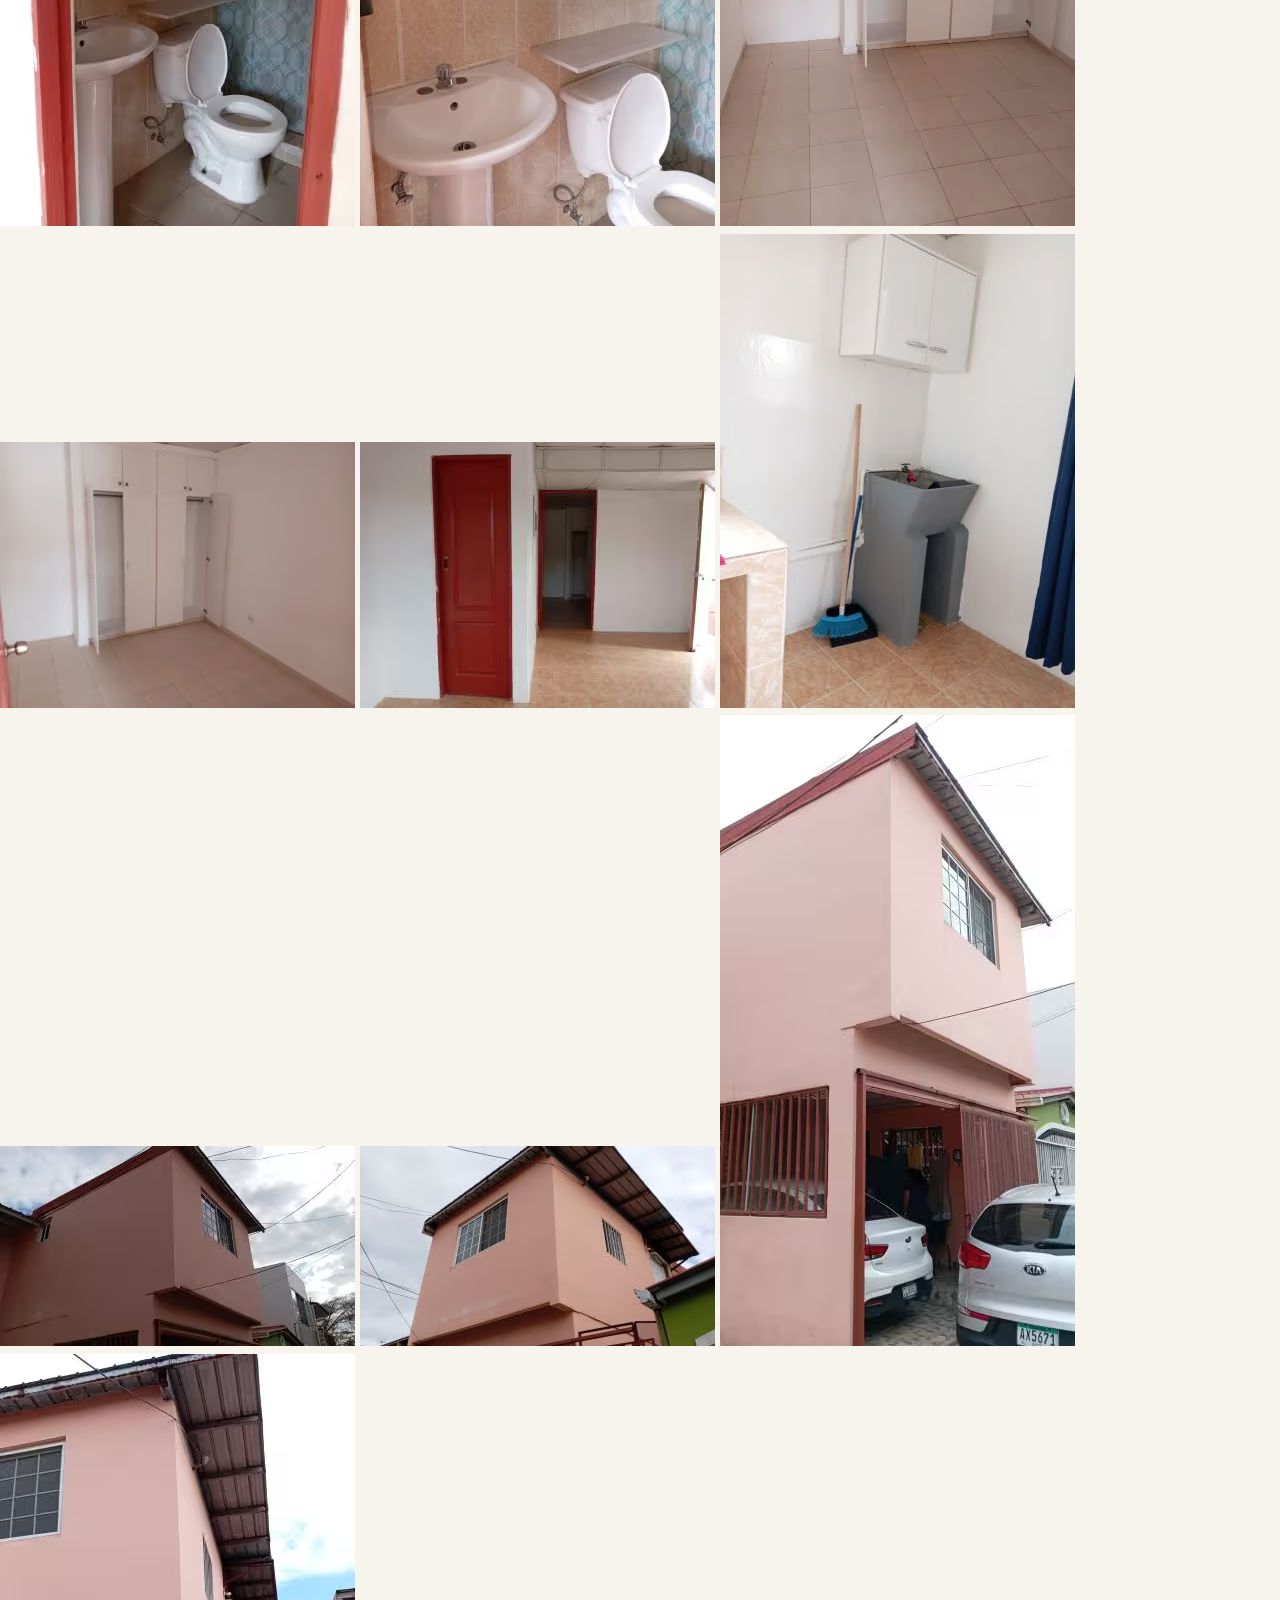
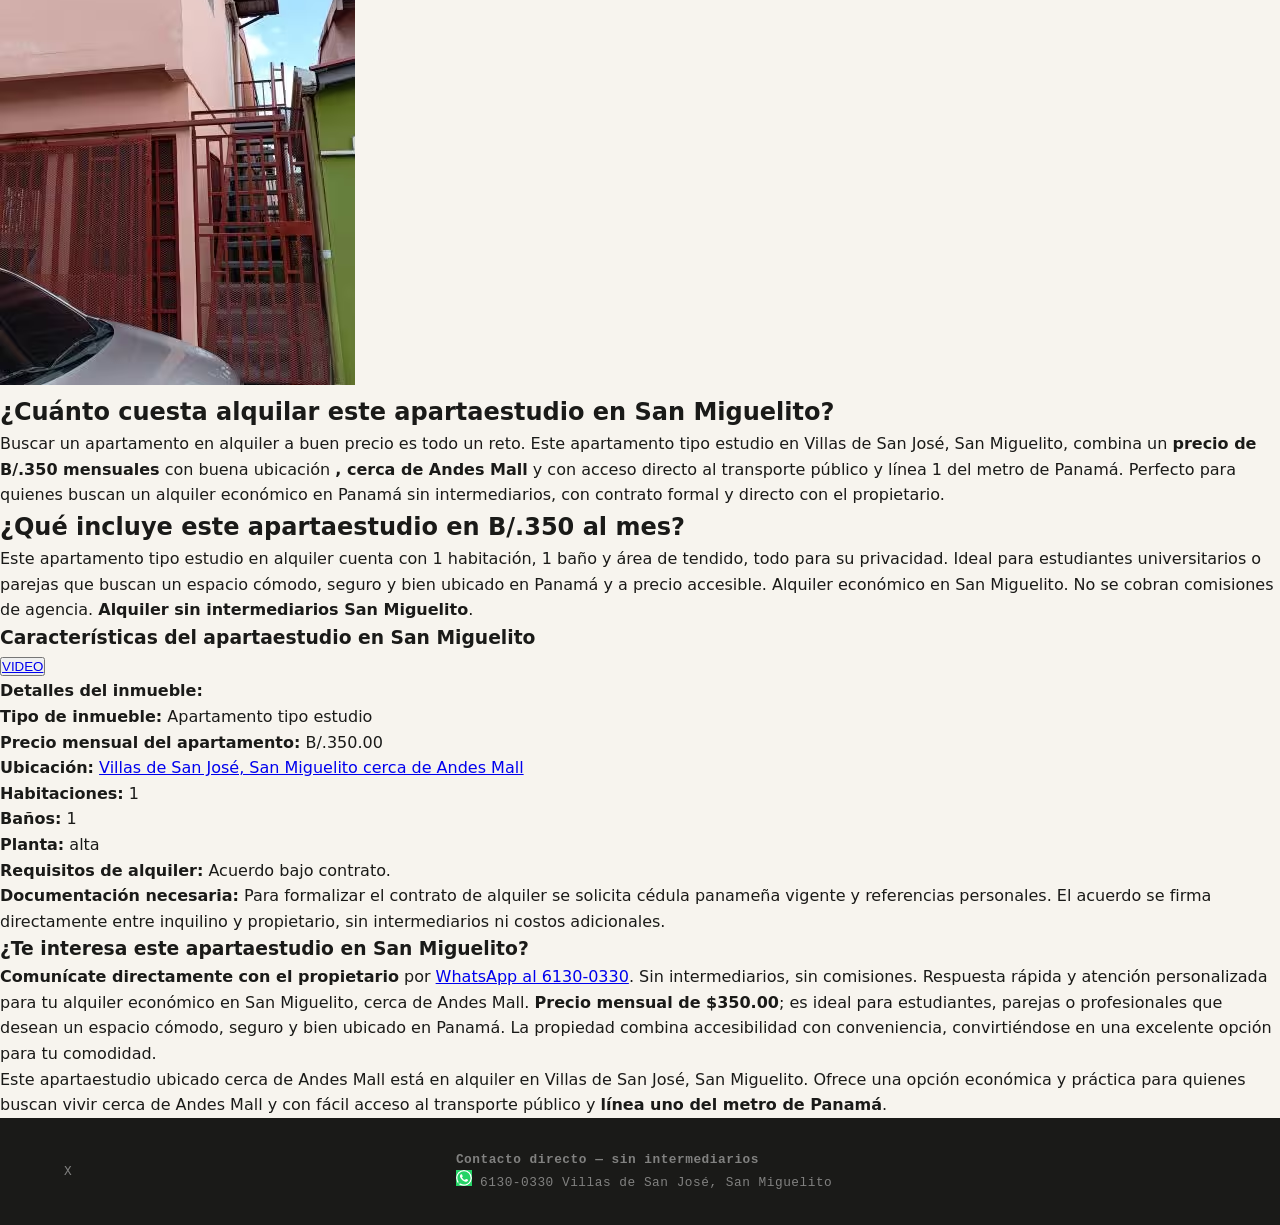
<file: old-index.html>
<!doctype html>
<html lang="es">
  <head>
    <meta charset="utf-8" />
    <meta name="viewport" content="width=device-width, initial-scale=1" />
    <title>
      Apartaestudio en alquiler en San Miguelito, Panamá | B/.350/mes
    </title>

    <link
      rel="preconnect"
      href="https://www.apartamentodealquiler.shop/public/css/main.css"
    />

    <script type="application/ld+json" data-cfasync="false">
      {
        "@context": "https://schema.org",
        "@graph": [
          {
            "@type": ["Apartment", "Product"],
            "@id": "https://www.apartamentodealquiler.shop/#apartment",
            "name": "Apartaestudio en alquiler en San Miguelito, Panamá — B/.350/mes",
            "description": "Alquila un apartaestudio económico en Villas de San José, San Miguelito. Baño privado, planta alta, cerca de Andes Mall. Ideal para estudiantes o parejas. Sin intermediarios. Contáctanos hoy.",
            "brand": {
              "@type": "Brand",
              "name": "Elma Carrasco — Alquiler Directo"
            },
            "identifier": {
              "@type": "PropertyValue",
              "name": "ID de propiedad",
              "value": "APT-VSJ-2026-001"
            },
            "numberOfRooms": 1,
            "numberOfBedrooms": 1,
            "numberOfBathroomsTotal": 1,
            "floorLevel": 1,
            "telephone": "+507-6130-0330",
            "petsAllowed": true,
            "smokingAllowed": false,
            "leaseLength": {
              "@type": "QuantitativeValue",
              "value": 1,
              "unitCode": "MON",
              "unitText": "mes"
            },
            "image": [
              { "@id": "https://www.apartamentodealquiler.shop/#img1" },
              { "@id": "https://www.apartamentodealquiler.shop/#img2" },
              { "@id": "https://www.apartamentodealquiler.shop/#img3" }
            ],
            "address": {
              "@type": "PostalAddress",
              "streetAddress": "Villas de San José, San Miguelito",
              "addressLocality": "Ciudad de Panamá",
              "addressRegion": "Panamá",
              "addressCountry": "PA"
            },
            "geo": {
              "@type": "GeoCoordinates",
              "latitude": "9.05106",
              "longitude": "-79.50459"
            },
            "floorSize": {
              "@type": "QuantitativeValue",
              "value": 65,
              "unitCode": "MTK"
            },
            "amenityFeature": [
              {
                "@type": "LocationFeatureSpecification",
                "name": "Baño privado",
                "value": true
              },
              {
                "@type": "LocationFeatureSpecification",
                "name": "Planta alta",
                "value": true
              }
            ],
            "offers": {
              "@type": "Offer",
              "name": "Alquiler mensual apartaestudio",
              "price": "350.00",
              "priceCurrency": "USD",
              "priceSpecification": {
                "@type": "UnitPriceSpecification",
                "price": "350.00",
                "priceCurrency": "USD",
                "unitCode": "MON",
                "unitText": "mes"
              },
              "availability": "https://schema.org/InStock",
              "url": "https://www.apartamentodealquiler.shop/",
              "seller": { "@id": "https://www.apartamentodealquiler.shop/#owner" }
            }
          },
          {
            "@type":"ItemList",
            "@id": "https://www.apartamentodealquiler.shop/#sitelist",
            "name": "Páginas del sitio — Apartaestudio en alquiler",
            "itemListElement":[
              {
                "@type":"ListItem",
                "position":1,
                "url":"https://www.apartamentodealquiler.shop/pages/video.html"
              },
              {
                "@type":"ListItem",
                "position":2,
                "url":"https://www.apartamentodealquiler.shop/pages/contacto.html"
              }
            ]
          },
          {
            "@type": "ImageObject",
            "@id": "https://www.apartamentodealquiler.shop/#img1",
            "url": "https://www.apartamentodealquiler.shop/public/img/hr/banner_apartamento_en_alquiler.jpg",
            "contentUrl": "https://www.apartamentodealquiler.shop/public/img/hr/banner_apartamento_en_alquiler.jpg",
            "width": 1200,
            "height": 600,
            "caption": "Apartaestudio en alquiler en San Miguelito, Panamá",
            "creator": { "@id": "https://www.apartamentodealquiler.shop/#owner" },
            "copyrightNotice": "© 2026 Apartaestudio en Alquiler. Todos los derechos reservados.",
            "license": "https://creativecommons.org/licenses/by-nc-nd/4.0/",
            "acquireLicensePage": "https://www.apartamentodealquiler.shop/pages/contacto.html"
          },
          {
            "@type": "ImageObject",
            "@id": "https://www.apartamentodealquiler.shop/#img2",
            "url": "https://www.apartamentodealquiler.shop/public/img/hr/alquiler_apartaestudio_350_mensuales.jpg",
            "contentUrl": "https://www.apartamentodealquiler.shop/public/img/hr/alquiler_apartaestudio_350_mensuales.jpg",
            "width": 1200,
            "height": 600,
            "caption": "Apartaestudio en alquiler a B/.350 mensuales",
            "creator": { "@id": "https://www.apartamentodealquiler.shop/#owner" },
            "copyrightNotice": "© 2026 Apartaestudio en Alquiler. Todos los derechos reservados.",
            "license": "https://creativecommons.org/licenses/by-nc-nd/4.0/",
            "acquireLicensePage": "https://www.apartamentodealquiler.shop/pages/contacto.html"
          },
          {
            "@type": "ImageObject",
            "@id": "https://www.apartamentodealquiler.shop/#img3",
            "url": "https://www.apartamentodealquiler.shop/public/img/hr/alquiler_apartaestudio_economico_en_panama.jpg",
            "contentUrl": "https://www.apartamentodealquiler.shop/public/img/hr/alquiler_apartaestudio_economico_en_panama.jpg",
            "width": 1200,
            "height": 600,
            "caption": "Apartaestudio económico en alquiler en Panamá",
            "creator": { "@id": "https://www.apartamentodealquiler.shop/#owner" },
            "copyrightNotice": "© 2026 Apartaestudio en Alquiler. Todos los derechos reservados.",
            "license": "https://creativecommons.org/licenses/by-nc-nd/4.0/",
            "acquireLicensePage": "https://www.apartamentodealquiler.shop/pages/contacto.html"
          },
          {
            "@type": "WebSite",
            "@id": "https://www.apartamentodealquiler.shop/#website",
            "url": "https://www.apartamentodealquiler.shop/",
            "name": "Apartamento de Alquiler en Panamá",
            "inLanguage": "es",
            "publisher": {
              "@id": "https://www.apartamentodealquiler.shop/#owner"
            }
          },
          {
            "@type": "WebPage",
            "@id": "https://www.apartamentodealquiler.shop/#webpage",
            "url": "https://www.apartamentodealquiler.shop/",
            "name": "Apartaestudio en alquiler en San Miguelito, Panamá | B/.350/mes",
            "breadcrumb": {
              "@type": "BreadcrumbList",
              "itemListElement": [
                { "@type": "ListItem", "position": 1, "name": "Inicio", "item": "https://www.apartamentodealquiler.shop/" }
              ]
            },
            "isPartOf": {
              "@id": "https://www.apartamentodealquiler.shop/#website"
            },
            "primaryImageOfPage": {
              "@id": "https://www.apartamentodealquiler.shop/#img1"
            },
            "inLanguage": "es",
            "datePublished": "2026-06-15T00:00:00-05:00",
            "dateModified": "2026-07-18T00:30:00-05:00",
            "about": {
              "@id": "https://www.apartamentodealquiler.shop/#apartment"
            }
          },
          {
            "@type": "WebPage",
            "@id": "https://www.apartamentodealquiler.shop/#contacto",
            "url": "https://www.apartamentodealquiler.shop/pages/contacto.html",
            "name": "Contacto | Apartaestudio en alquiler en San Miguelito, Panamá | B/.350/mes",
            "breadcrumb": {
              "@type": "BreadcrumbList",
              "itemListElement": [
                { "@type": "ListItem", "position": 1, "name": "Inicio", "item": "https://www.apartamentodealquiler.shop/" },
                { "@type": "ListItem", "position": 2, "name": "Contacto", "item": "https://www.apartamentodealquiler.shop/pages/contacto.html" }
              ]
            },
            "isPartOf": { "@id": "https://www.apartamentodealquiler.shop/#website" },
            "inLanguage": "es",
            "datePublished": "2026-06-15T00:00:00-05:00",
            "dateModified": "2026-07-18T01:30:00-05:00",
            "about": { "@id": "https://www.apartamentodealquiler.shop/#apartment" }
          },
          {
            "@type": "WebPage",
            "@id": "https://www.apartamentodealquiler.shop/#video",
            "url": "https://www.apartamentodealquiler.shop/pages/video.html",
            "name": "Recorrido visual | Apartaestudio en alquiler en San Miguelito, Panamá | B/.350/mes",
            "breadcrumb": {
              "@type": "BreadcrumbList",
              "itemListElement": [
                { "@type": "ListItem", "position": 1, "name": "Inicio", "item": "https://www.apartamentodealquiler.shop/" },
                { "@type": "ListItem", "position": 2, "name": "Video", "item": "https://www.apartamentodealquiler.shop/pages/video.html" }
              ]
            },
            "isPartOf": { "@id": "https://www.apartamentodealquiler.shop/#website" },
            "inLanguage": "es",
            "datePublished": "2026-06-15T00:00:00-05:00",
            "dateModified": "2026-07-18T01:30:00-05:00",
            "about": { "@id": "https://www.apartamentodealquiler.shop/#apartment" }
          },
          {
            "@type": "Person",
            "@id": "https://www.apartamentodealquiler.shop/#owner",
            "name": "Elma Carrasco",
            "telephone": "+507-6130-0330",
            "url": "https://www.apartamentodealquiler.shop/pages/contacto.html"
          },
          {
            "@type": "VideoObject",
            "@id": "https://www.apartamentodealquiler.shop/#video",
            "name": "Apartaestudio de alquiler en Panamá — B/.350 mensuales",
            "description": "Apartaestudio de alquiler en Villas de San José, ciudad de Panamá. B/. 350.00 mensuales.",
            "thumbnailUrl": [
              "https://www.apartamentodealquiler.shop/public/img/hr/banner_apartamento_en_alquiler.jpg",
              "https://www.apartamentodealquiler.shop/public/img/hr/alquiler_apartaestudio_350_mensuales.jpg",
              "https://www.apartamentodealquiler.shop/public/img/hr/alquiler_apartaestudio_economico_en_panama.jpg"
             ],
            "contentUrl": "https://www.youtube.com/watch?v=T14bgExyr6Q",
            "embedUrl": "https://www.youtube.com/embed/T14bgExyr6Q",
            "uploadDate": "2026-05-05T08:00:00-05:00",
            "duration": "PT48S",
            "expires": "2027-05-05T08:00:00-05:00"
          }
        ]
      }
    </script>

    <link rel="stylesheet" type="text/css" href="./public/css/main.css" />

    <link
      rel="preload"
      href="/public/img/banner_apartamento_en_alquiler.avif"
      as="image"
      type="image/avif"
      fetchpriority="high"
    />

    <script
      type="text/javascript"
      src="./public/scripts/main.js"
      defer
    ></script>

    <meta name="msvalidate.01" content="5C98FEAB6C8A0220CAB92559DA620E97" />
    <meta name="title" content="Apartaestudio en alquiler en Panamá" />
    <meta
      name="description"
      content="Alquila apartaestudio económico en Villas de San José, San Miguelito. Planta alta, cerca de Andes Mall. Ideal para estudiantes o parejas. Sin intermediarios."
    />
    <meta
      name="keywords"
      content="Apartamento en alquiler sin intermediarios en San Miguelito, apartaestudio en alquiler 350 mensual en Panamá, apartamento para estudiantes en Panamá barato, apartamento para universitarios en Panamá,  350 mensuales"
    />
    <meta name="author" content="chris0925-coder" />
    <meta name="robots" content="index, follow" />
    <meta name="googlebot" content="index, follow" />
    <meta name="bingbot" content="index, follow" />
    <meta name="yandexbot" content="index, follow" />
    <meta
      property="og:title"
      content="Apartaestudio en alquiler en San Miguelito, Panamá | B/.350/mes"
    />
    <meta
      property="og:description"
      content="Apartaestudio en Villas de San José, San Miguelito. Baño privado, planta alta, cerca de Andes Mall. Ideal para estudiantes o parejas. Solo B/.350 al mes."
    />
    <meta property="og:url" content="https://www.apartamentodealquiler.shop/" />
    <meta
      property="og:site_name"
      content="Apartaestudio en alquiler en Panamá"
    />
    <meta property="og:type" content="website" />
    <meta
      property="og:image"
      content="https://www.apartamentodealquiler.shop/public/img/og-image-apartaestudio-watermark.jpg"
    />
    <meta property="og:image:width" content="1200" />
    <meta property="og:image:height" content="630" />
    <meta
      property="og:image:alt"
      content="Apartaestudio en alquiler $350 mensuales — Panamá"
    />
    <meta
      name="twitter:image"
      content="https://www.apartamentodealquiler.shop/public/img/og-image-apartaestudio-watermark.jpg"
    />
    <meta property="og:locale" content="es_PA" />

    <link
      rel="apple-touch-icon"
      sizes="180x180"
      href="/favicons/apple-touch-icon.png"
    />
    <link
      rel="icon"
      type="image/png"
      sizes="32x32"
      href="/favicons/favicon-32x32.png"
    />
    <link
      rel="icon"
      type="image/png"
      sizes="16x16"
      href="/favicons/favicon-16x16.png"
    />
    <link rel="shortcut icon" type="image/x-icon" href="/favicon.ico" />

    <meta name="msapplication-TileColor" content="#fafafa" />
    <meta
      name="msapplication-TileImage"
      content="/favicons/android-chrome-192x192.png"
    />
    <!-- <meta name="msapplication-config" content="none"> -->
    <meta name="theme-color" content="#fafafa" />
    <link rel="manifest" href="/manifest.json" />
    <link rel="manifest" href="/site.webmanifest" />


    <meta
      property="og:video"
      content="https://www.youtube.com/embed/T14bgExyr6Q"
    />
    <link rel="canonical" href="https://www.apartamentodealquiler.shop/" />
  </head>
  <body>
    <header class="title">
      <nav>
        <span class="logo"></span>
        <ul id="page">
          <li>
            <a href="pages/contacto.html" title="ir a Formulario"
              >Deja un mensaje</a
            >
          </li>
          <li><a href="pages/video.html" title="ir a Video">Video</a></li>
        </ul>
      </nav>
      <div class="title-header">
        <h1>Apartaestudio en alquiler en San Miguelito</h1>
        <p class="title-span">
          Se alquila apartaestudio económico para estudiantes o parejas en
          <a
            href="https://maps.app.goo.gl/UdYQifTvUvig7oxQ7"
            title="Ubicación"
            target="_blank"
            >Villas de San José, distrito de San Miguelito.</a
          >
          <strong>Alquiler en B/.350 mensuales sin intermediarios</strong>, cerca
          de Andes Mall y línea 1 del metro de Panamá.
        </p>
      </div>
    </header>
    <main>
      <section class="carousel slide">
        <h2>Mira las fotos del apartaestudio en San Miguelito</h2>
        <div class="images-content carousel-inner">
          <div>
            <picture class="carousel-item">
              <img
                src="./public/img/banner_apartamento_en_alquiler.avif"
                class="d-block w-100"
                alt="apartamento en alquiler 350.00 mensuales"
              />
            </picture>
            <picture class="carousel-item">
              <img
                src="./public/img/alquiler_apartaestudio_350_mensuales.avif"
                class="d-block w-100"
                alt="cerca de Andes Mall apartamento en alquiler"
              />
            </picture>
            <picture class="carousel-item">
              <img
                src="./public/img/alquiler_apartaestudio_economico_en_panama.avif"
                class="d-block w-100"
                alt="Apartaestudio económico en alquiler en Villas de San José San Miguelito Panamá"
              />
            </picture>
            <picture class="carousel-item">
              <img
                src="./public/img/apartamento_tipo_estudio_cerca_de_los_andes_mall.avif"
                class="d-block w-100"
                alt="Anuncio de apartaestudio en alquiler en San Miguelito Panamá"
              />
            </picture>
            <picture class="carousel-item">
              <img
                src="./public/img/alquiler_apartamento_tipo_estudio_san_miguelito_panama.avif"
                class="d-block w-100"
                alt="apartaestudio económico"
                loading="lazy"
              />
            </picture>
            <picture class="carousel-item">
              <img
                src="./public/img/alquiler_en_san_miguelito.avif"
                class="d-block w-100"
                alt="apartaestudio alquiler mensual en Panamá"
                loading="lazy"
              />
            </picture>
            <!-- <picture class="carousel-item">
				      <img src="./public/img/divisiones_apartamento_en_alquiler.avif" class="d-block w-100" alt="Apartaestudio económico en alquiler cerca de Andes Mall San Miguelito Panamá" loading="lazy">
				    </picture> -->
            <picture class="carousel-item">
              <img
                src="./public/img/alquiler_de_apartaestudio_con_area_de_tendido.avif"
                class="d-block w-100"
                alt="Apartaestudio para estudiantes"
                loading="lazy"
              />
            </picture>

            <picture class="carousel-item">
              <img
                src="./public/img/alquiler_planta_alta_apartaestudio.avif"
                class="d-block w-100"
                alt="Alquiler sin intermediarios"
                loading="lazy"
              />
            </picture>
            <picture class="carousel-item">
              <img
                src="./public/img/alquiler_350_mensuales_cerca_de_los_andes_mall.avif"
                class="d-block w-100"
                alt="Apartamentos en alquiler Panamá 1 dormitorio"
                loading="lazy"
              />
            </picture>
            <picture class="carousel-item">
              <img
                src="./public/img/alquila_en_panama_a_precio_economico.avif"
                class="d-block w-100"
                alt="Villas de San José san miguelito 350.00 mensuales"
                loading="lazy"
              />
            </picture>
            <picture class="carousel-item">
              <img
                src="./public/img/alquiler_con_bano_privado.avif"
                class="d-block w-100"
                alt="San Miguelito alquiler económico"
                loading="lazy"
              />
            </picture>
            <picture class="carousel-item">
              <img
                src="./public/img/apartamento_en_alquiler_bano.avif"
                class="d-block w-100"
                alt="San Miguelito alquiler económico"
                loading="lazy"
              />
            </picture>
            <picture class="carousel-item">
              <img
                src="./public/img/apartamento_en_alquiler_350_mensuales.avif"
                class="d-block w-100"
                alt="San Miguelito alquiler económico"
                loading="lazy"
              />
            </picture>
            <picture class="carousel-item">
              <img
                src="./public/img/apartamento_en_alquiler_350_mensuales_villas_de_san_jose.avif"
                class="d-block w-100"
                alt="San Miguelito alquiler económico"
                loading="lazy"
              />
            </picture>
            <picture class="carousel-item">
              <img
                src="./public/img/divisiones_apartamento_en_alquiler.avif"
                class="d-block w-100"
                alt="San Miguelito alquiler económico"
                loading="lazy"
              />
            </picture>
            <picture class="carousel-item">
              <img
                src="./public/img/apartamento_en_alquiler_lavado.avif"
                class="d-block w-100"
                alt="San Miguelito alquiler económico"
                loading="lazy"
              />
            </picture>

            <picture class="carousel-item">
              <img
                src="./public/img/apartamento_tipo_estudio_cerca_de_los_andes_mall.avif"
                class="d-block w-100"
                alt="San Miguelito alquiler económico"
                loading="lazy"
              />
            </picture>

            <picture class="carousel-item">
              <img
                src="./public/img/apartamento_en_alquiler.avif"
                class="d-block w-100"
                alt="San Miguelito alquiler económico"
                loading="lazy"
              />
            </picture>
            <picture class="carousel-item">
              <img
                src="./public/img/apartaestudio_en_alquiler_en_panama.avif"
                class="d-block w-100"
                alt="San Miguelito alquiler económico"
                loading="lazy"
              />
            </picture>
            <picture class="carousel-item">
              <img
                src="./public/img/apartaestudio_un_bano_un_dormitorio.avif"
                class="d-block w-100"
                alt="San Miguelito alquiler económico"
                loading="lazy"
              />
            </picture>
          </div>
        </div>

        <div class="content">
          <article>
            <h2 class="price">
              ¿Cuánto cuesta alquilar este apartaestudio en San Miguelito?
            </h2>

            <p class="carousel-text">
              Buscar un apartamento en alquiler a buen precio es todo un reto.
              Este apartamento tipo estudio en Villas de San José, San
              Miguelito, combina un
              <strong>precio de B/.350 mensuales</strong> con buena ubicación
              <strong>, cerca de Andes Mall</strong> y con acceso directo al
              transporte público y línea 1 del metro de Panamá. Perfecto para
              quienes buscan un alquiler económico en Panamá sin intermediarios,
              con contrato formal y directo con el propietario.
            </p>
          </article>

          <article>
            <h2 class="price">
              ¿Qué incluye este apartaestudio en B/.350 al mes?
            </h2>
            <p class="carousel-text">
              Este apartamento tipo estudio en alquiler cuenta con 1 habitación,
              1 baño y área de tendido, todo para su privacidad. Ideal para
              estudiantes universitarios o parejas que buscan un espacio cómodo,
              seguro y bien ubicado en Panamá y a precio accesible. Alquiler
              económico en San Miguelito. No se cobran comisiones de agencia.
              <strong>Alquiler sin intermediarios San Miguelito</strong>.
            </p>
          </article>
        </div>
      </section>

      <section>
        <h3 class="price">
          Características del apartaestudio en San Miguelito
        </h3>
        <button id="btn-video">
          <a href="pages/video.html" title="ir a Video">VIDEO</a>
        </button>
        <div class="info">
          <h4>Detalles del inmueble: </h4>
          <ul>
            <li><strong>Tipo de inmueble:</strong> Apartamento tipo estudio</li>
            <li><strong>Precio mensual del apartamento:</strong> B/.350.00</li>
            <li>
              <strong>Ubicación:</strong>
              <a
                href="https://maps.app.goo.gl/UdYQifTvUvig7oxQ7"
                title="Ubicación"
                target="_blank"
              >
                Villas de San José, San Miguelito cerca de Andes Mall</a
              >
            </li>
            <li><strong>Habitaciones:</strong> 1</li>
            <li><strong>Baños:</strong> 1</li>
            <li><strong>Planta:</strong> alta</li>
            <li>
              <strong>Requisitos de alquiler:</strong> Acuerdo bajo contrato.
            </li>
            <li>
              <strong>Documentación necesaria:</strong> Para formalizar el
              contrato de alquiler se solicita cédula panameña vigente y
              referencias personales. El acuerdo se firma directamente entre
              inquilino y propietario, sin intermediarios ni costos adicionales.
            </li>
          </ul>
        </div>
        <article class="container">
          <h3>¿Te interesa este apartaestudio en San Miguelito?</h3>

          <p class="text">
            <strong>Comunícate directamente con el propietario</strong> por
            <a
              href="https://wa.me/50761300330?text=Hola%20estoy%20interesado%20en%20el%20apartaestudio."
              target="_blank"
              title="Ir a whatsapp"
              >WhatsApp al 6130-0330</a
            >. Sin intermediarios, sin comisiones. Respuesta rápida y atención
            personalizada para tu alquiler económico en San Miguelito, cerca de
            Andes Mall. <strong>Precio mensual de $350.00</strong>; es ideal para
            estudiantes, parejas o profesionales que desean un espacio cómodo,
            seguro y bien ubicado en Panamá. La propiedad combina accesibilidad
            con conveniencia, convirtiéndose en una excelente opción para tu
            comodidad.
          </p>

          <p class="text">
            Este apartaestudio ubicado cerca de Andes Mall está en alquiler en
            Villas de San José, San Miguelito. Ofrece una opción económica y
            práctica para quienes buscan vivir cerca de Andes Mall y con fácil
            acceso al transporte público y
            <strong>línea uno del metro de Panamá</strong>.
          </p>
        </article>
      </section>
    </main>
    <footer>
      <div class="modal">
        <span class="close">X</span>
        <div class="modal-content">
          <!-- <img src="public/img/646716339_122123658297082145_1618010219896545606_n_.jpg" alt="#"> -->
        </div>
      </div>
      <div class="footer-contacto">
        <h4>Contacto directo — sin intermediarios</h4>
        <span>
          <a
            href="https://wa.me/50761300330?text=Hola%20estoy%20interesado%20en%20el%20apartaestudio."
            target="_blank"
            title="Ir a whatsapp"
            ><img src="public/svg/whatsapp.svg" alt="whatsapp icono" />
            6130-0330
          </a></span
        >
        <span> Villas de San José, San Miguelito</span>
      </div>

      <a
        href="https://maps.app.goo.gl/UdYQifTvUvig7oxQ7"
        title="Ubicación"
        target="_blank"
        ><div class="container-iframe"></div
      ></a>
    </footer>
  </body>
</html>
</file>
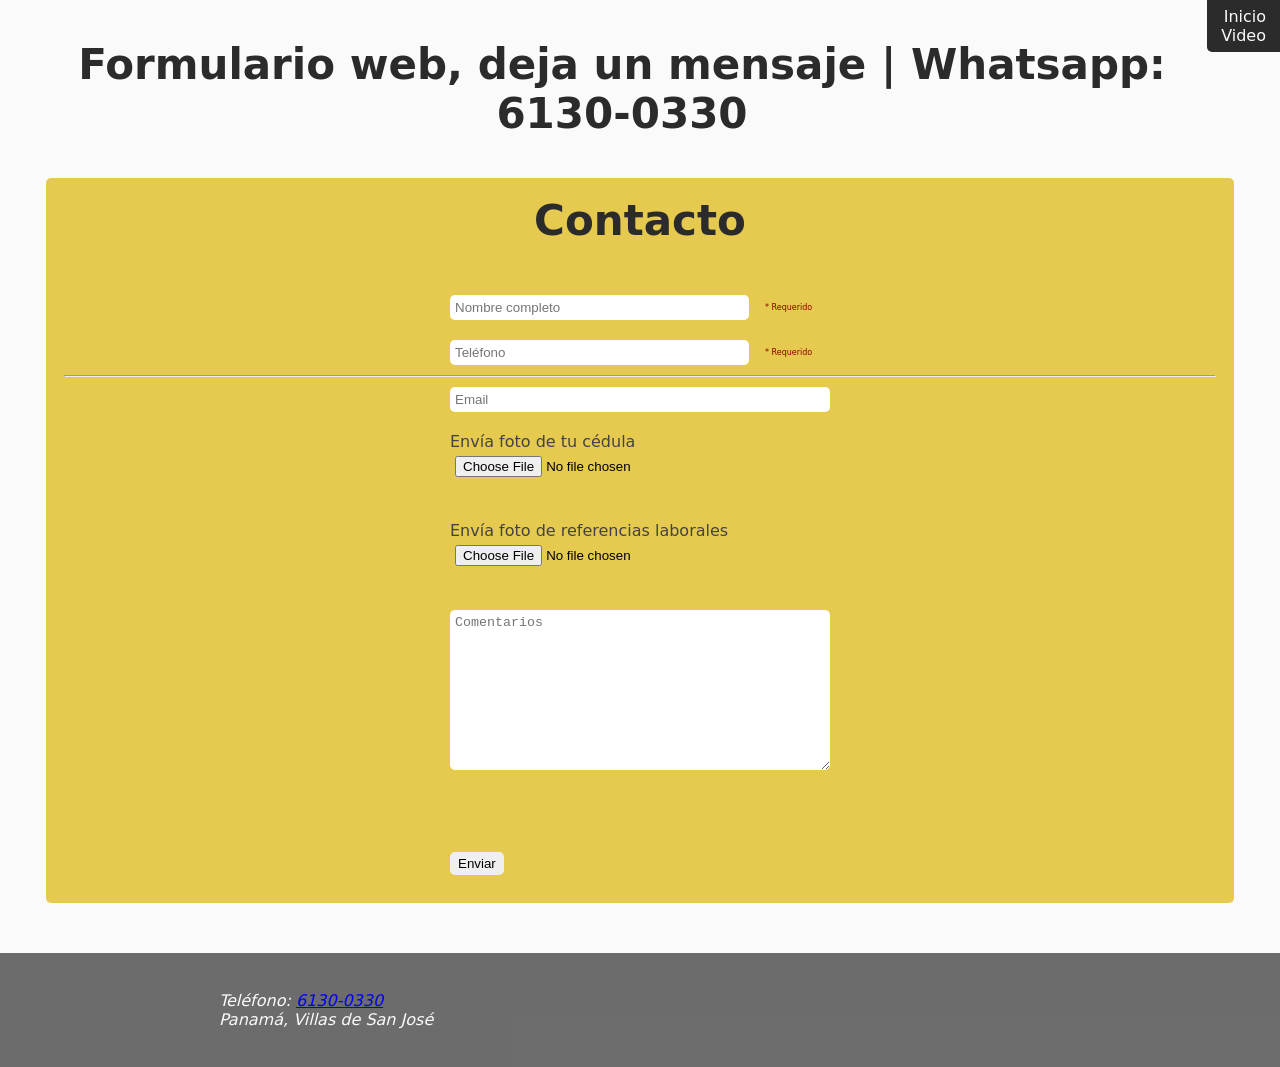
<file: pages/contacto.html>
<!DOCTYPE html>
<html>
<head>
	<meta charset="utf-8">
	<meta name="viewport" content="width=device-width, initial-scale=1">
	<title>Contacto | Apartaestudio de alquiler</title>

	<link rel="stylesheet" type="text/css" href="../public/css/contacto.css">

	<script
      type="text/javascript"
      src="../public/scripts/cookies.js"
      defer
    ></script>

	<script type="text/javascript" src="../public/scripts/contacto.js" defer></script>

	<meta name="title" content="Formulario web | Apartamento de alquiler">
	<meta name="description" content="Formulario, deja un mensaje, o escribe al whatsapp: 6130-0330.">
	<meta name="keywords" content="Formulario, Contacto, 6130-0330, Panamá, San Miguelito">

	<link rel="canonical" href="https://www.apartamentodealquiler.shop/pages/contacto.html"> 
</head>
<body>
    <header>
      <ul id="page">
        <li><a href="../index.html" title="ir a inicio">Inicio</a></li>
        <li><a href="video.html" title="ir a video">Video</a></li>
      </ul>
    </header>
    <main>
      <h1>Formulario web, deja un mensaje | Whatsapp: 6130-0330</h1>

      <div class="card-body">
        <form id="formula" enctype="multipart/form-data">
          <h2>Contacto</h2>
          <div class="form-group">
            <input
              type="text"
              name="fullname"
              class="form-control"
              placeholder="Nombre completo"
              required
            /><span style="font-size: 8px;color: #8b0000;"> * Requerido</span>
          </div>
          <div class="form-group">
            <input
              type="tel"
              name="phone"
              class="form-control"
              placeholder="Teléfono"
              required
            /><span style="font-size: 8px;color: #8b0000;"> * Requerido</span>
          </div>

          <hr>
          <div class="form-group">
            <input
              type="email"
              name="mail"
              class="form-control"
              placeholder="Email"
            />
          </div>
            <div class="form-group">
              <label for="cedula" style="color: #434343">Envía foto de tu cédula</label>
              <input
              
                type="file"
                class="form-control"
                placeholder="Cedula"
                accept="image/*"
                id="cedula"
              />
              <div class="preview"></div>
            </div>
            <br />
            <div class="form-group">
              <label for="references" style="color: #434343">Envía foto de referencias laborales</label>
              <input
                type="file"
                class="form-control"
                placeholder="Referencias"
                accept="image/*"
                id="references"
              />
              <div class="preview"></div>
          </div>
          <br />
          <div class="form-group">
            <textarea
              class="form-control"
              name="control"
              placeholder="Comentarios"
              cols="30"
              rows="10"
            ></textarea>
          </div>
          <br />
          <div class="form-group">
            <input type="hidden" name="web" value="Apartaestudio" />

          </div>
          <br />
          <div class="form-group">
            <button
              title="Enviar"
              type="submit"
              class="btn btn-primary btn-block"
              id="demo-form"
            >
              Enviar
            </button>
          </div>

          <span id="msg-error"></span>
        </form>
      </div>
    </main>
    <footer>
      <address>
        <p>
          Teléfono:
          <a
            href="https://wa.me/50761300330?text=Hola%20estoy%20interesado%20y%20deseo%20más%20información."
            >6130-0330</a
          >
        </p>
        Panamá, Villas de San José
      </address>

      <div class="container-iframe">
        <iframe
          src="https://www.google.com/maps/embed?pb=!1m18!1m12!1m3!1d246.2586866810542!2d-79.50459003493307!3d9.05108447672924!2m3!1f0!2f0!3f0!3m2!1i1024!2i768!4f13.1!3m3!1m2!1s0x8fab56300cb45897%3A0xd03b990de47285cd!2sCalle%2015601b%2015601%2C%20San%20Miguelito%2C%20Provincia%20de%20Panam%C3%A1!5e0!3m2!1sen!2spa!4v1774419242727!5m2!1sen!2spa"
          width="200"
          height="100"
          style="border: 0"
          allowfullscreen=""
          loading="lazy"
          referrerpolicy="no-referrer-when-downgrade"
        ></iframe>
      </div>
    </footer>
  </body>
</html>
</file>
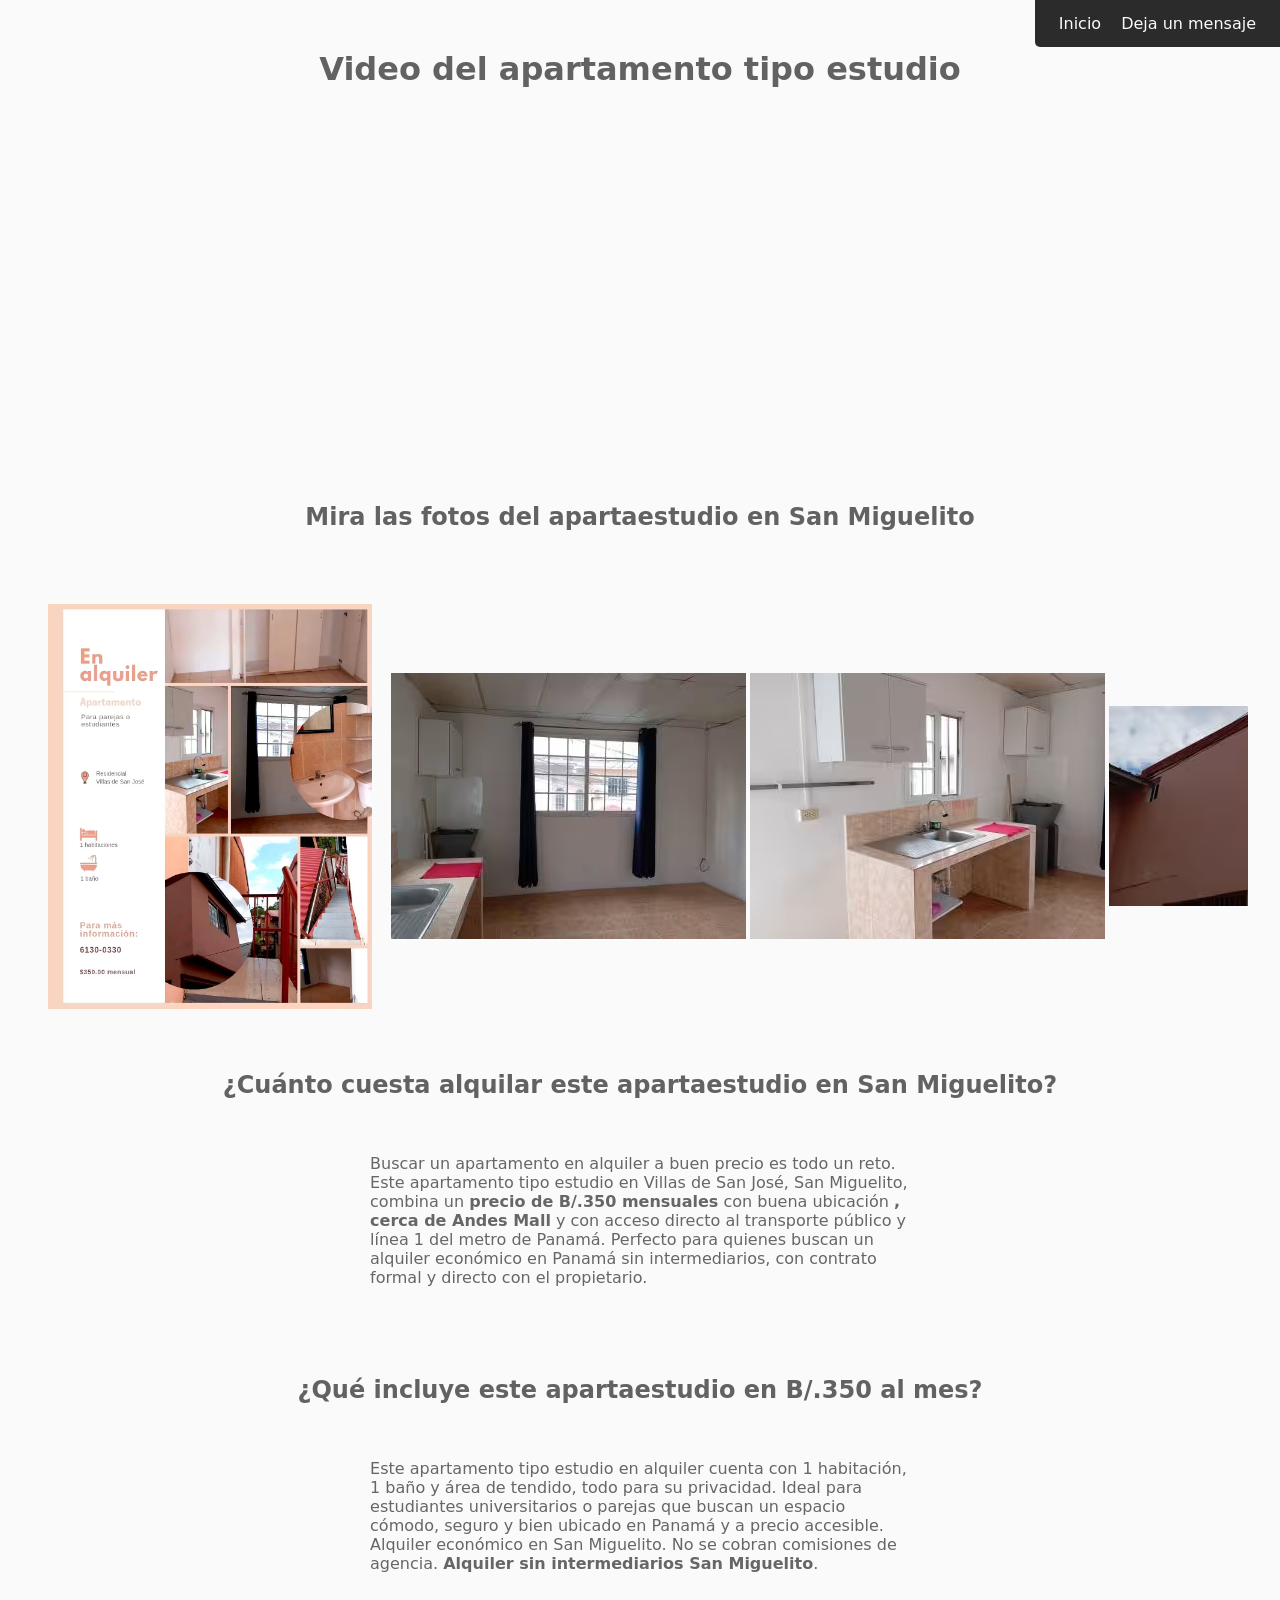
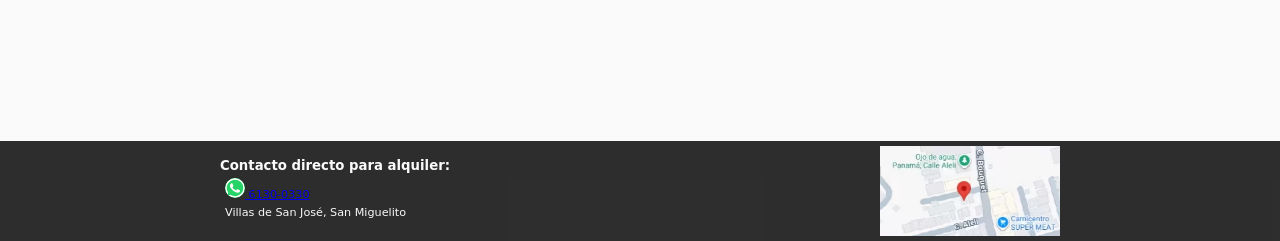
<file: pages/video.html>
<!DOCTYPE html>
<html>
<head>
	<meta charset="utf-8">
	<meta name="viewport" content="width=device-width, initial-scale=1">
	<title>Video del Apartaestudio en alquiler | San Miguelito, Panamá</title>

            <!-- "video": { "@id": "https://www.apartamentodealquiler.shop/pages/video.html#video" }, -->

  <script type="application/ld+json">
  {
    "@context": "https://schema.org",
    "@graph": [
      {
        "@type": "WebPage",
        "@id": "https://www.apartamentodealquiler.shop/pages/video.html#video-page",
        "url": "https://www.apartamentodealquiler.shop/pages/video.html",
        "name": "Recorrido virtual | Apartaestudio en alquiler en San Miguelito, Panamá | B/.350/mes",
        "inLanguage": "es",
        "video": { "@id": "https://www.apartamentodealquiler.shop/pages/video.html#video" }
      },
      {
        "@type": "VideoObject",
        "@id": "https://www.apartamentodealquiler.shop/pages/video.html#video",
        "name": "Recorrido virtual — Apartaestudio en alquiler en San Miguelito, Panamá",
        "description": "Apartaestudio de alquiler en Villas de San José, ciudad de Panamá. B/. 350.00 mensuales.",
        "thumbnailUrl": [
          "https://www.apartamentodealquiler.shop/public/img/og-image-apartaestudio-watermark.jpg",
          "https://www.apartamentodealquiler.shop/public/img/hr/alquiler_apartaestudio_350_mensuales.jpg",
          "https://www.apartamentodealquiler.shop/public/img/hr/alquiler_apartaestudio_economico_en_panama.jpg"
        ],
        "embedUrl": "https://www.youtube.com/embed/T14bgExyr6Q",
        "uploadDate": "2026-05-05T08:00:00-05:00",
        "duration": "PT48S"
      }
    ]
  }
  </script>

	<link rel="stylesheet" type="text/css" href="../public/css/video.css">

	<script
      type="text/javascript"
      src="../public/scripts/main.js"
      defer
    ></script>

    <meta name="title" content="Video | Apartaestudio en alquiler en Panamá" />
  <meta name="description" content="🎥 Recorrido en video del apartaestudio y galeria de fotos. Contacta al propietario sin intermediarios - 📱 61300330."
    />

	<link rel="canonical" href="https://www.apartamentodealquiler.shop/pages/video.html">
</head>
<body>
	<header class="title">
		<ul id="page">
			<li><a href="../index.html" title="ir a inicio">Inicio</a></li>
			<li><a href="contacto.html" title="ir a formulario">Deja un mensaje</a></li>
		</ul>
	</header>

	<main>
			<h1>Video del apartamento tipo estudio</h1>
			<div style="display: flex; margin: 40px auto; justify-content: center;">
				<iframe
		          width="560"
		          height="315"
		          src="https://www.youtube.com/embed/T14bgExyr6Q?si=BTjA0WP_z5nsvwA_"
		          title="Apartaestudio en Panamá"
		          frameborder="0"
		          allow="
		            accelerometer;
		            clipboard-write;
		            encrypted-media;
		            gyroscope;
		            picture-in-picture;
		            web-share;
		          "
		          referrerpolicy="strict-origin-when-cross-origin"allowfullscreen
		        ></iframe>
			</div>
			<section class="carousel slide">
        <h2>Mira las fotos del apartaestudio en San Miguelito</h2>
        <div class="images-content carousel-inner">
          <div>
            <picture class="carousel-item">
              <img
                src="../public/img/banner_apartamento_en_alquiler.avif"
                class="d-block w-100"
                alt="apartamento en alquiler 350.00 mensuales"
              />
            </picture>
            <picture class="carousel-item">
              <img
                src="../public/img/alquiler_apartaestudio_350_mensuales.avif"
                class="d-block w-100"
                alt="cerca de Andes Mall apartamento en alquiler"
              />
            </picture>
            <picture class="carousel-item">
              <img
                src="../public/img/alquiler_apartaestudio_economico_en_panama.avif"
                class="d-block w-100"
                alt="Apartaestudio económico en alquiler en Villas de San José San Miguelito Panamá"
              />
            </picture>
            <picture class="carousel-item">
              <img
                src="../public/img/apartamento_tipo_estudio_cerca_de_los_andes_mall.avif"
                class="d-block w-100"
                alt="Anuncio de apartaestudio en alquiler en San Miguelito Panamá"
              />
            </picture>
            <picture class="carousel-item">
              <img
                src="../public/img/alquiler_apartamento_tipo_estudio_san_miguelito_panama.avif"
                class="d-block w-100"
                alt="apartaestudio económico"
                loading="lazy"
              />
            </picture>
            <picture class="carousel-item">
              <img
                src="../public/img/alquiler_en_san_miguelito.avif"
                class="d-block w-100"
                alt="apartaestudio alquiler mensual en Panamá"
                loading="lazy"
              />
            </picture>
            <!-- <picture class="carousel-item">
				      <img src="../public/img/divisiones_apartamento_en_alquiler.avif" class="d-block w-100" alt="Apartaestudio económico en alquiler cerca de Andes Mall San Miguelito Panamá" loading="lazy">
				    </picture> -->
            <picture class="carousel-item">
              <img
                src="../public/img/alquiler_de_apartaestudio_con_area_de_tendido.avif"
                class="d-block w-100"
                alt="Apartaestudio para estudiantes"
                loading="lazy"
              />
            </picture>

            <picture class="carousel-item">
              <img
                src="../public/img/alquiler_planta_alta_apartaestudio.avif"
                class="d-block w-100"
                alt="Alquiler sin intermediarios"
                loading="lazy"
              />
            </picture>
            <picture class="carousel-item">
              <img
                src="../public/img/alquiler_350_mensuales_cerca_de_los_andes_mall.avif"
                class="d-block w-100"
                alt="Apartamentos en alquiler Panamá 1 dormitorio"
                loading="lazy"
              />
            </picture>
            <picture class="carousel-item">
              <img
                src="../public/img/alquila_en_panama_a_precio_economico.avif"
                class="d-block w-100"
                alt="Villas de San José san miguelito 350.00 mensuales"
                loading="lazy"
              />
            </picture>
            <picture class="carousel-item">
              <img
                src="../public/img/alquiler_con_bano_privado.avif"
                class="d-block w-100"
                alt="San Miguelito alquiler económico"
                loading="lazy"
              />
            </picture>
            <picture class="carousel-item">
              <img
                src="../public/img/apartamento_en_alquiler_bano.avif"
                class="d-block w-100"
                alt="San Miguelito alquiler económico"
                loading="lazy"
              />
            </picture>
            <picture class="carousel-item">
              <img
                src="../public/img/apartamento_en_alquiler_350_mensuales.avif"
                class="d-block w-100"
                alt="San Miguelito alquiler económico"
                loading="lazy"
              />
            </picture>
            <picture class="carousel-item">
              <img
                src="../public/img/apartamento_en_alquiler_350_mensuales_villas_de_san_jose.avif"
                class="d-block w-100"
                alt="San Miguelito alquiler económico"
                loading="lazy"
              />
            </picture>
            <picture class="carousel-item">
              <img
                src="../public/img/divisiones_apartamento_en_alquiler.avif"
                class="d-block w-100"
                alt="San Miguelito alquiler económico"
                loading="lazy"
              />
            </picture>
            <picture class="carousel-item">
              <img
                src="../public/img/apartamento_en_alquiler_lavado.avif"
                class="d-block w-100"
                alt="San Miguelito alquiler económico"
                loading="lazy"
              />
            </picture>

            <picture class="carousel-item">
              <img
                src="../public/img/apartamento_tipo_estudio_cerca_de_los_andes_mall.avif"
                class="d-block w-100"
                alt="San Miguelito alquiler económico"
                loading="lazy"
              />
            </picture>

            <picture class="carousel-item">
              <img
                src="../public/img/apartamento_en_alquiler.avif"
                class="d-block w-100"
                alt="San Miguelito alquiler económico"
                loading="lazy"
              />
            </picture>
            <picture class="carousel-item">
              <img
                src="../public/img/apartaestudio_en_alquiler_en_panama.avif"
                class="d-block w-100"
                alt="San Miguelito alquiler económico"
                loading="lazy"
              />
            </picture>
            <picture class="carousel-item">
              <img
                src="../public/img/apartaestudio_un_bano_un_dormitorio.avif"
                class="d-block w-100"
                alt="San Miguelito alquiler económico"
                loading="lazy"
              />
            </picture>
          </div>
        </div>

        <div class="content">
          <article>
            <h2 class="price">
              ¿Cuánto cuesta alquilar este apartaestudio en San Miguelito?
            </h2>

            <p class="carousel-text">
              Buscar un apartamento en alquiler a buen precio es todo un reto.
              Este apartamento tipo estudio en Villas de San José, San
              Miguelito, combina un
              <strong>precio de B/.350 mensuales</strong> con buena ubicación
              <strong>, cerca de Andes Mall</strong> y con acceso directo al
              transporte público y línea 1 del metro de Panamá. Perfecto para
              quienes buscan un alquiler económico en Panamá sin intermediarios,
              con contrato formal y directo con el propietario.
            </p>
          </article>

          <article>
            <h2 class="price">
              ¿Qué incluye este apartaestudio en B/.350 al mes?
            </h2>
            <p class="carousel-text">
              Este apartamento tipo estudio en alquiler cuenta con 1 habitación,
              1 baño y área de tendido, todo para su privacidad. Ideal para
              estudiantes universitarios o parejas que buscan un espacio cómodo,
              seguro y bien ubicado en Panamá y a precio accesible. Alquiler
              económico en San Miguelito. No se cobran comisiones de agencia.
              <strong>Alquiler sin intermediarios San Miguelito</strong>.
            </p>
          </article>
        </div>
        <div class="modal">
	        <span class="close">X</span>
	        <div class="modal-content">
	          <!-- <img src="public/img/646716339_122123658297082145_1618010219896545606_n_.jpg" alt="#"> -->
	        </div>
	      </div>
      </section>
		</main>
		<footer>
			<div class="footer-contacto">
				<h5>Contacto directo para alquiler: </h5>
				<span> <a href="https://wa.me/50761300330?text=Hola%20estoy%20interesado%20en%20el%20apartaestudio." target="_blank" title="Ir a whatsapp"><img src="../public/svg/whatsapp.svg" alt="whatsapp icono"> 6130-0330 </a></span>
				<span>
				Villas de San José, San Miguelito</span>
			</div>

			<a href="https://maps.app.goo.gl/UdYQifTvUvig7oxQ7" title="Ubicación" target="_blank"><div class="container-iframe">
			</div></a>
		</footer>

</body>
</html>
</file>
<file: public/css/main.css>
*, *::before, *::after { box-sizing: border-box; margin: 0; padding: 0; }

    :root {
      --cream:    #F7F4EE;
      --ink:      #1A1A18;
      --moss:     #3D5A47;
      --moss-lt:  #EAF0EC;
      --gold:     #C8A84B;
      --muted:    #6B6B65;
      --divider:  #E0DDD6;
      --white:    #FFFFFF;

      --serif:  'DM Serif Display', Georgia, serif;
      --sans:   'Inter', system-ui, sans-serif;
      --mono:   'DM Mono', monospace;

      --r-sm: 6px;
      --r-md: 12px;
      --r-lg: 20px;
    }

    html { scroll-behavior: smooth; }

    body {
      font-family: var(--sans);
      background: var(--cream);
      color: var(--ink);
      line-height: 1.6;
      font-size: 16px;
    }

    nav {
      position: sticky;
      top: 0;
      z-index: 100;
      background: var(--white);
      border-bottom: 1px solid var(--divider);
      padding: 0 clamp(1rem, 5vw, 3rem);
      display: flex;
      align-items: center;
      justify-content: space-between;
      height: 60px;
    }

    .nav-brand {
      font-family: var(--mono);
      font-size: 0.8rem;
      font-weight: 500;
      color: var(--muted);
      letter-spacing: 0.08em;
      text-transform: uppercase;
      text-decoration: none;
    }

    .nav-brand span {
      color: var(--moss);
      font-weight: 500;
    }

    .nav-links {
      display: flex;
      gap: 2rem;
      list-style: none;
    }

    .nav-links a {
      font-size: 0.875rem;
      font-weight: 500;
      color: var(--muted);
      text-decoration: none;
      transition: color 0.2s;
    }

    .nav-links a:hover { color: var(--ink); }

    .nav-cta {
      background: var(--moss) !important;
      color: var(--white) !important;
      padding: 0.5rem 1.25rem;
      border-radius: 50px;
      font-size: 0.875rem !important;
      transition: background 0.2s !important;
    }

    .nav-cta:hover { background: #2e4436 !important; }

    /* ── HERO ── */
    .hero {
      display: grid;
      grid-template-columns: 1fr 1fr;
      min-height: 88vh;
      gap: 0;
    }

    .hero-content {
      padding: clamp(3rem, 8vw, 6rem) clamp(2rem, 5vw, 4rem);
      display: flex;
      flex-direction: column;
      justify-content: center;
      gap: 2rem;
    }

    .hero-eyebrow {
      display: inline-flex;
      align-items: center;
      gap: 0.5rem;
      font-family: var(--mono);
      font-size: 0.75rem;
      font-weight: 500;
      color: var(--moss);
      letter-spacing: 0.1em;
      text-transform: uppercase;
    }

    .hero-eyebrow::before {
      content: '';
      display: block;
      width: 24px;
      height: 2px;
      background: var(--gold);
    }

    .hero-title {
      font-family: var(--serif);
      font-size: clamp(2.8rem, 5vw, 4.2rem);
      line-height: 1.1;
      color: var(--ink);
      letter-spacing: -0.02em;
    }

    .hero-title em {
      font-style: italic;
      color: var(--moss);
    }

    .hero-desc {
      font-size: 1.05rem;
      color: var(--muted);
      max-width: 44ch;
      line-height: 1.7;
    }

    .hero-price-block {
      display: inline-flex;
      flex-direction: column;
      gap: 0.2rem;
      border-left: 3px solid var(--gold);
      padding-left: 1rem;
    }

    .hero-price {
      font-family: var(--serif);
      font-size: 2.8rem;
      color: var(--ink);
      line-height: 1;
    }

    .hero-price-label {
      font-family: var(--mono);
      font-size: 0.75rem;
      color: var(--muted);
      letter-spacing: 0.08em;
      text-transform: uppercase;
    }

    .hero-actions {
      display: flex;
      gap: 1rem;
      flex-wrap: wrap;
      align-items: center;
    }

    .btn-primary {
      display: inline-flex;
      align-items: center;
      gap: 0.5rem;
      background: var(--moss);
      color: var(--white);
      padding: 0.85rem 1.75rem;
      border-radius: 50px;
      font-size: 0.9rem;
      font-weight: 600;
      text-decoration: none;
      transition: background 0.2s, transform 0.15s;
    }

    .btn-primary:hover { background: #2e4436; transform: translateY(-1px); }

    .btn-secondary {
      display: inline-flex;
      align-items: center;
      gap: 0.5rem;
      color: var(--ink);
      font-size: 0.9rem;
      font-weight: 500;
      text-decoration: none;
      border-bottom: 1.5px solid var(--gold);
      padding-bottom: 1px;
      transition: color 0.2s;
    }

    .btn-secondary:hover { color: var(--moss); }

    .hero-image {
      position: relative;
      overflow: hidden;
      background: var(--ink);
    }

    .hero-image img {
      width: 100%;
      height: 100%;
      object-fit: cover;
      opacity: 0.9;
      display: block;
    }

    .hero-badge {
      position: absolute;
      bottom: 2rem;
      left: 2rem;
      background: var(--white);
      border-radius: var(--r-md);
      padding: 0.875rem 1.25rem;
      display: flex;
      flex-direction: column;
      gap: 0.2rem;
      box-shadow: 0 4px 20px rgba(0,0,0,0.12);
    }

    .hero-badge-label {
      font-family: var(--mono);
      font-size: 0.7rem;
      color: var(--muted);
      letter-spacing: 0.1em;
      text-transform: uppercase;
    }

    .hero-badge-value {
      font-family: var(--serif);
      font-size: 1.1rem;
      color: var(--moss);
    }

    /* ── FEATURES STRIP ── */
    .features-strip {
      background: var(--ink);
      padding: 1.5rem clamp(2rem, 5vw, 4rem);
      display: flex;
      gap: 2rem;
      align-items: center;
      flex-wrap: wrap;
      justify-content: center;
    }

    .feature-item {
      display: flex;
      align-items: center;
      gap: 0.6rem;
      color: var(--cream);
      font-size: 0.875rem;
    }

    .feature-icon {
      width: 28px;
      height: 28px;
      background: var(--moss);
      border-radius: 50%;
      display: flex;
      align-items: center;
      justify-content: center;
      font-size: 0.75rem;
      flex-shrink: 0;
    }

    .feature-dot {
      width: 4px;
      height: 4px;
      background: var(--gold);
      border-radius: 50%;
    }

    /* ── SECTION WRAPPER ── */
    .section {
      padding: clamp(4rem, 8vw, 6rem) clamp(2rem, 5vw, 4rem);
      max-width: 1200px;
      margin: 0 auto;
    }

    .section-eyebrow {
      font-family: var(--mono);
      font-size: 0.72rem;
      font-weight: 500;
      color: var(--gold);
      letter-spacing: 0.12em;
      text-transform: uppercase;
      margin-bottom: 0.75rem;
    }

    .section-title {
      font-family: var(--serif);
      font-size: clamp(1.8rem, 3vw, 2.6rem);
      line-height: 1.2;
      color: var(--ink);
      margin-bottom: 1rem;
    }

    .section-lead {
      font-size: 1rem;
      color: var(--muted);
      max-width: 56ch;
      line-height: 1.75;
      margin-bottom: 2.5rem;
    }

    /* ── GALLERY ── */
    .gallery-grid {
      display: grid;
      grid-template-columns: repeat(4, 1fr);
      grid-template-rows: auto auto;
      gap: 0.75rem;
    }

    .gallery-grid .g-main {
      grid-column: span 2;
      grid-row: span 2;
      border-radius: var(--r-lg);
      overflow: hidden;
      aspect-ratio: 4/3;
    }

    .gallery-grid .g-sm {
      border-radius: var(--r-md);
      overflow: hidden;
      aspect-ratio: 1;
    }

    .gallery-grid img {
      width: 100%;
      height: 100%;
      object-fit: cover;
      display: block;
      transition: transform 0.4s ease;
    }

    .gallery-grid img:hover { transform: scale(1.04); }

    .gallery-more {
      margin-top: 1.5rem;
      text-align: center;
    }

    /* ── DETAILS GRID ── */
    .details-layout {
      display: grid;
      grid-template-columns: 1fr 1fr;
      gap: 4rem;
      align-items: start;
    }

    .details-list {
      list-style: none;
      display: flex;
      flex-direction: column;
      gap: 0;
    }

    .details-list li {
      display: flex;
      justify-content: space-between;
      align-items: baseline;
      padding: 1rem 0;
      border-bottom: 1px solid var(--divider);
      font-size: 0.9rem;
      gap: 1rem;
    }

    .details-list li:first-child { border-top: 1px solid var(--divider); }

    .detail-key {
      color: var(--muted);
      font-weight: 400;
      flex-shrink: 0;
    }

    .detail-val {
      color: var(--ink);
      font-weight: 600;
      text-align: right;
    }

    .detail-val.highlight {
      color: var(--moss);
      font-family: var(--serif);
      font-size: 1.1rem;
    }

    /* ── CONTACT CARD ── */
    .contact-card {
      background: var(--ink);
      color: var(--white);
      border-radius: var(--r-lg);
      padding: 2.5rem;
      display: flex;
      flex-direction: column;
      gap: 1.5rem;
      position: sticky;
      top: 80px;
    }

    .contact-card-title {
      font-family: var(--serif);
      font-size: 1.6rem;
      line-height: 1.2;
    }

    .contact-card-title span { color: var(--gold); }

    .contact-card p {
      font-size: 0.9rem;
      color: rgba(255,255,255,0.65);
      line-height: 1.65;
    }

    .contact-divider {
      height: 1px;
      background: rgba(255,255,255,0.1);
    }

    .contact-info-row {
      display: flex;
      align-items: center;
      gap: 0.75rem;
      font-size: 0.875rem;
      color: rgba(255,255,255,0.75);
    }

    .contact-info-icon {
      width: 32px;
      height: 32px;
      background: rgba(255,255,255,0.08);
      border-radius: 50%;
      display: flex;
      align-items: center;
      justify-content: center;
      font-size: 0.85rem;
      flex-shrink: 0;
    }

    .btn-whatsapp {
      display: flex;
      align-items: center;
      justify-content: center;
      gap: 0.6rem;
      background: #25D366;
      color: var(--white);
      padding: 1rem;
      border-radius: var(--r-md);
      font-weight: 600;
      font-size: 0.95rem;
      text-decoration: none;
      transition: background 0.2s, transform 0.15s;
    }

    .btn-whatsapp:hover { background: #1ebe5a; transform: translateY(-1px); }

    .btn-video {
      display: flex;
      align-items: center;
      justify-content: center;
      gap: 0.6rem;
      background: rgba(255,255,255,0.08);
      color: var(--white);
      padding: 0.875rem;
      border-radius: var(--r-md);
      font-size: 0.875rem;
      font-weight: 500;
      text-decoration: none;
      border: 1px solid rgba(255,255,255,0.12);
      transition: background 0.2s;
    }

    .btn-video:hover { background: rgba(255,255,255,0.14); }

    .contact-note {
      font-family: var(--mono);
      font-size: 0.7rem !important;
      color: rgba(255,255,255,0.35) !important;
      text-align: center;
      letter-spacing: 0.05em;
    }

    /* ── LOCATION ── */
    .location-section {
      background: var(--moss-lt);
      padding: clamp(4rem, 8vw, 6rem) clamp(2rem, 5vw, 4rem);
    }

    .location-inner {
      max-width: 1200px;
      margin: 0 auto;
      display: grid;
      grid-template-columns: 1fr 1fr;
      gap: 4rem;
      align-items: center;
    }

    .location-map-wrap {
      border-radius: var(--r-lg);
      overflow: hidden;
      aspect-ratio: 4/3;
      box-shadow: 0 8px 40px rgba(0,0,0,0.1);
    }

    .location-map-wrap iframe {
      width: 100%;
      height: 100%;
      border: none;
      display: block;
    }

    .nearby-list {
      list-style: none;
      display: flex;
      flex-direction: column;
      gap: 0.75rem;
      margin-top: 1.5rem;
    }

    .nearby-list li {
      display: flex;
      align-items: center;
      gap: 0.75rem;
      font-size: 0.9rem;
      color: var(--ink);
    }

    .nearby-dot {
      width: 8px;
      height: 8px;
      background: var(--moss);
      border-radius: 50%;
      flex-shrink: 0;
    }

    /* ── FOOTER ── */
    footer {
      background: var(--ink);
      color: rgba(255,255,255,0.45);
      padding: 2rem clamp(2rem, 5vw, 4rem);
      display: flex;
      align-items: center;
      justify-content: space-between;
      flex-wrap: wrap;
      gap: 1rem;
      font-size: 0.8rem;
      font-family: var(--mono);
      letter-spacing: 0.04em;
    }

    footer a {
      color: rgba(255,255,255,0.45);
      text-decoration: none;
    }

    footer a:hover { color: var(--white); }

    /* ── WHATSAPP FLOAT ── */
    .wa-float {
      position: fixed;
      bottom: 2rem;
      right: 2rem;
      z-index: 200;
      width: 56px;
      height: 56px;
      background: #25D366;
      border-radius: 50%;
      display: flex;
      align-items: center;
      justify-content: center;
      box-shadow: 0 4px 20px rgba(37,211,102,0.45);
      text-decoration: none;
      transition: transform 0.2s;
    }

    .wa-float:hover { transform: scale(1.1); }

    .wa-float svg { width: 28px; height: 28px; fill: white; }

    /* ── RESPONSIVE ── */
    @media (max-width: 900px) {
      .hero { grid-template-columns: 1fr; min-height: auto; }
      .hero-image { aspect-ratio: 16/9; }
      .hero-image img { height: 100%; }
      .details-layout { grid-template-columns: 1fr; gap: 2rem; }
      .contact-card { position: static; }
      .location-inner { grid-template-columns: 1fr; gap: 2rem; }
      .gallery-grid { grid-template-columns: repeat(2, 1fr); }
      .gallery-grid .g-main { grid-column: span 2; grid-row: span 1; aspect-ratio: 16/9; }
      .nav-links { display: none; }
    }

    @media (max-width: 520px) {
      .features-strip { gap: 1rem; }
      .gallery-grid { grid-template-columns: 1fr 1fr; }
      .hero-actions { flex-direction: column; align-items: flex-start; }
    }

    @media (prefers-reduced-motion: reduce) {
      .gallery-grid img:hover, .btn-primary:hover, .btn-whatsapp:hover { transform: none; }
    }
</file>
<file: public/css/contacto.css>
* {
	margin: 0;
	padding: 0;
	box-sizing: border-box;
}

body {
	display: flex;
	flex-direction: column;
	height: 100dvh;	
	font-family: "Helvetica Neue", system-ui, sans-serif;
	background-color: #fafafa;
	/*justify-content: space-between;*/
}
main {
	margin: 40px auto;
}
h1, h2 {
	position: relative;
	text-align: center;
	font-size: clamp(32px, 4vw, 42px);
	color: #2b2b2b;
	/*margin-top: 30px;*/
	margin-bottom: 40px;
	width: 90vw;
	/*margin-bottom: 15px;*/
	/*margin: 0 auto;*/
	justify-self: center;

	span {
		display: block;
		font-size: 20px;
		margin-top: 10px;
		color: hsl(0 1% 50% / .8);
	}
}

button {
	padding: 4px 8px;
	cursor: pointer;
	transition: all .3s ease;
	border-radius: 5px;
	border: none;
	&:hover {
		background-color: hsl(0 0% 50% / 90%);
	}

	&:active {
		scale: .95;
	}

}

#page {
	background-color: #2b2b2b;
	text-align: right;
	padding: 7px 14px;
	position: fixed;
	right: 0;
	z-index: 6000;
	border-radius: 0 0 0 5px; 
	list-style: none;
	/*margin-top: 40px;*/
	
	a {
		color: #fafafa;
		text-decoration: none;
		&:hover {
			color: #bbbbbb;
		}
	}
}

.card-body {
	display: flex;
	margin: auto;
	flex-grow: 1;
	/*border:1px solid;*/
	width: auto;
	place-content: center;
	margin-top: 10px;
	background-color: #ddb500ae;
	border-radius: 5px;
	justify-content: center;
	form {
		place-content: center;
		display: grid;
		margin: 0 auto;
		padding: 18px;
		width: 100%;
	height: auto;
	overflow: hidden;
	}
}

.form-group {
	
	justify-content: center;
	padding: 10px;
	max-width: 400px;
	width: 100%;
	gap: 1em;
	/*height: auto;*/
	/*overflow: hidden;*/
	margin: 0 auto;
	align-items: center;
	
	/*place-content: center;*/
	/*justify-self: center;*/

	input, textarea {
		width: 100%;
		border-radius: 5px;
		border: none;
		padding: 5px;
		/*width: 50vw;*/
	}

	span {
		font-size: 8px;
	    color: #8b0000;
	    min-width: 65px;
	}


}

.form-group:nth-child(2),.form-group:nth-child(3) {
	display: flex;
}

#file-content {
	border: 2px solid #fafafa;
	border-radius: 10px;
	width: 100%;
	max-width: 50vw;
    margin: 0 auto;
}

.preview {
  margin-top: 10px;
  /*max-width: 250px;*/
  width: fit-content;
  height: auto;
  display: none;
  border: 1px solid #ccc;

  img {
  	width: 100px;
  	height: 130px;
  }
}

footer {
	display: flex;
	/*flex: end;*/
	/*flex: end;*/
	flex-grow: .1;
	/*align-self: flex-end;*/
	/*flex: .5;*/
	/*justify-self: end;*/
	/*flex-shrink: 1;*/
	position: relative;
	padding: 5px;
	margin-top: 10px;
	/*animation-fill-mode: ;*/
	/*border: 1px solid;*/
	justify-content: space-around;
	align-items: center;
	/*padding: 20px;*/
	background-color: #2b2b2bae;
	color: #fafafa;
	/*address {
		display: block;
		border: 1px solid;
	}*/
}

.container-iframe {
	display: block;
	/*margin: 10px auto;*/
	/*width: auto;*/
	/*border: 1px solid;*/
	place-content: center;
	/*justify-self: center;*/
}

/*@media (width <= 768px) {
	footer {
		flex-grow: 1;
	}
}*/
</file>
<file: public/css/video.css>
:root {
    --brand-color: #651c1d;
    --brand-second-color: #0075be;
    --white: #fefefe;
    --gray: #6c757d;
    --light-grey: #eaeaea;
    --light: #f8f9fa;
    --gray-dark: #343a40;
    --dark: #212529;
    --principal-color:#004481;
    --show: block;
    --hidden: none;
    --all-width: 100%;
    --box: inset -15.5em 0 0 0 #004481,inset 15.5em 0 0 0 #00448199;
    --backgroundtransparent: #0075be68;
    --box-two: inset -.1em 0 0 0 #004481,inset .1em 0 0 0 #00448199;
    --gray100: hsl(0,0%,100%);
    --gray70: hsl(0,0%,70%);
    --gray0: hsl(0,0%,0%);
    --background: linear-gradient(to left, #36D1DC99 0%, #fefefe59 100%);
/*  --background: linear-gradient(to left, #36D1DCc9, #36D1DC10);*/
    --solid-bground: linear-gradient(to right, #0075be 0%, #004481 100%);
}

::-webkit-scrollbar {
    display: none;
}

* {
	box-sizing: border-box;
	padding: 0;
	margin: 0;
}

html {
  scroll-behavior: smooth;
}

body {
    display: flex;
    flex-direction: column;
	/*position: relative;*/
	/*font-family: "Helvetica Neue", system-ui, sans-serif;*/
	font-family: "Poppins", system-ui, sans-serif;
	background-color: #fafafa;
    min-height: 100dvh;
}
main {
    margin: 40px auto;
    flex-grow: 1;
    place-content: center;
}

h1,h2,h3,h4,h5,h6 {
	color: #626262;
	
    margin-bottom: 40px;
	padding: 10px;
	text-align: center;
}

#page {
    display: flex;
    background-color: #2b2b2b;
    /*text-align: right;*/
    padding: 7px 14px;
    position: fixed;
    right: 0;
    top: 0;
    z-index: 6000;
    border-radius: 0 0 0 5px; 
    transition: .3s ease-in-out;
    list-style: none;

    li {
        padding: 7px 10px;
    }

    a {
        color: #fafafa;
        text-decoration: none;
        &:hover {
            color: #bbbbbb;
        }
    }

}

footer {
    display: flex;
    flex: end;
    /*flex: end;*/
    /*flex-grow: .2;*/
    /*flex: .5;*/
    /*justify-self: end;*/
    position: relative;
    padding: 5px;
    /*animation-fill-mode: ;*/
    /*border: 1px solid;*/
    justify-content: space-around;
    align-items: center;
    /*padding: 20px;*/
    background-color: #1b1b1be9;
    color: #fafafa;
    /*address {
        display: block;
        border: 1px solid;
    }*/
}

.container-iframe {
    display: block;
    /*margin: 10px auto;*/
    width: auto;
    /*border: 1px solid;*/
    place-content: center;
    justify-self: center;
    width: 180px;
    height: 90px;
    background: url('../img/gmap.avif') center / cover no-repeat;
    cursor: pointer;
}

.carousel {
    display: flex;
    flex-direction: column;
    position: relative;
    /*place-conte*/
    /*display: flex;*/
    /*flex-direction: column;*/
    /*margin-top: 10px;*/
    /*height: 100vh;*/
    /*height: auto;*/
    width: 100%;
    /*height: calc(100dvh - 56px);*/
    height: auto;
    /*place-content: center;*/
    /*place-items: center;*/
    /*overflow: hidden;*/
    /*border: 1px solid red;*/
    /*justify-content: center;*/
    /*margin-top: 26px;*/
    margin: 0;
    padding: 0;
    /*justify-self: end;*/
}

.carousel-inner {
    /*display: flex;
    width: 400px;
    overflow-y: scroll;*/
    /*flex: 1;*/
    display: block;
    position: relative;
    /*flex-grow: 2;*/
    width: 95vw;
    /*height: 100vh;*/
    /*height: calc(100% - 771px);*/
    height: 450px;
    /*height: 350px;*/
    scrollbar-width: none;
    overflow-x: auto;
    scroll-snap-type: x mandatory;
    overscroll-behavior-x: contain;
    scroll-behavior: smooth;
    /*border: 1px solid;*/
    margin: 0 auto;
    place-content: center;
    /*padding: 40px 10px;*/
    div {
        display: flex;
        /*position: relative;*/
        gap: 4px;
        height: 90%;
        align-items: center;
        /*border: 1px solid red;*/
        /*overflow: hidden;*/
        picture  {
            list-style: none;
            /*position: relative;*/
            scroll-snap-align: center;
            scroll-snap-stop: always;
            width: 400px;
            /*border: 1px solid;*/
            height: 100%;
            /*border: 1px solid yellow;*/
            border-radius: 10px;
            /*background-color: #8b8b8b0e;*/
            background-color: #fafafaa4;
            cursor: pointer;
            /*overflow-x: hidden;*/

            img {
                display: block;
                /*position: relative;*/
                width: 355px;
                height: 100%;
                /*border-radius: 10px;*/
                object-fit: contain;
            }
        }
    }

    &::scroll-button(*) {
        /*position: relative;*/
        aspect-ratio: 1;
        border-radius: 20%;
        border: 1px solid #999;
        /*top: 80%;*/
        gap: 6px;
        cursor: pointer;
        /*bottom: 0;*/
    }

    &::scroll-button(*):not(:disabled):is(:hover, :active) {
        opacity: .8;
    }

    &::scroll-button(*):not(:disabled):active {
        scale: 90%;
    }

    &::scroll-button(left) {
        content: "◀" / "Scroll Left"; 
        position: absolute;
        left: 4px;
        top: 40%;
        z-index: 6000;
    }

    &::scroll-button(right) {
        content: "▶" / "Scroll Right";
        position: absolute;
        right: 4px;
        top: 40%;
        z-index: 6000;
    }

}

.content {
    display: flex;
    position: relative;
    flex-direction: row;
    flex-wrap: wrap;
    margin: 30px auto;
    /*border: 1px solid;*/
    article {
        display: flex;
        flex-direction: column;
        /*display: block;*/
        /*position: relative;*/
        /*border: 1px solid;*/
        /*justify-content: space-evenly;*/
        /*align-items: flex-end;*/
        height: 305px;
        align-items: center;
        margin: 0 auto;
    
    }
}

.carousel-text {
    /*padding: 20px; */
    /*max-width: 75ch;*/
    /*max-width: 60ch;*/
    /*margin: 0 auto;*/
    display: block;
    /*font-size: 20px;*/
    width: fit-content;
    /*margin-top: 5px;*/
    color: hsl(0 0% 40% / 1);
    /*text-align: center;*/
    padding: 0 10px;
    max-width: 55ch;
    margin: 5px auto;
}

.text {
    display: block;
    /*font-size: 20px;*/
    width: fit-content;
    /*margin-top: 5px;*/
    color: #fafafa;
    /*text-align: center;*/
    padding: 0 20px;
    max-width: 80ch;
    margin: 5px auto;
}
.modal {
        display: none;
        position: fixed;
        z-index: 1000;
        left: 0;
        top: 0;
        width: 100%;
        height: 100%;
        /*padding: 50px;*/
        overflow: hidden;
        /*background-color: rgba(240, 240, 240, 0.5);*/
        animation: fadeIn 0.3s ease;
    }

/* Modal Content Box */
.modal div {
  display: block;
    background-color: #ffffffea;
    /*margin: 10% auto;*/
    padding: 20px;
    border-radius: 8px;
    width: 100%;
    height: 100vh;
    place-content: center;
    /*max-width: 500px;*/
    box-shadow: 0 5px 15px rgba(0,0,0,0.3);
    animation: slideIn 0.3s ease;
    img {
      display: block;
      width: 100%;
      height: 100%;
      object-fit: contain;
    }
}

/* Close Button */
.close {
    color: #2b2b2b;
    float: right;
    font-size: 28px;
    font-weight: bold;
    cursor: pointer;
    padding: 5px;
    border: 3px solid #fafafa;
    border-radius: 50%;
    /*margin: 30px;*/
    position: absolute;
    right: 30px;
    top: 50px;
}
.close:hover {
    color: #000;
}

.show {
  display: block;
}

.footer-contacto {
    h5 {
        color: inherit;
        margin-bottom: 5px;
        text-align: left;
        padding: 0;
    }
    span {
        display: block;
        font-size: .7rem;
        margin: 5px;
    }
    img {
        border-radius: 50%;
        width: 20px;
        height: 20px;
    }
}

@media (width < 769px) {
    main {
        width: 100%;
        overflow: hidden;
    }
}
</file>
